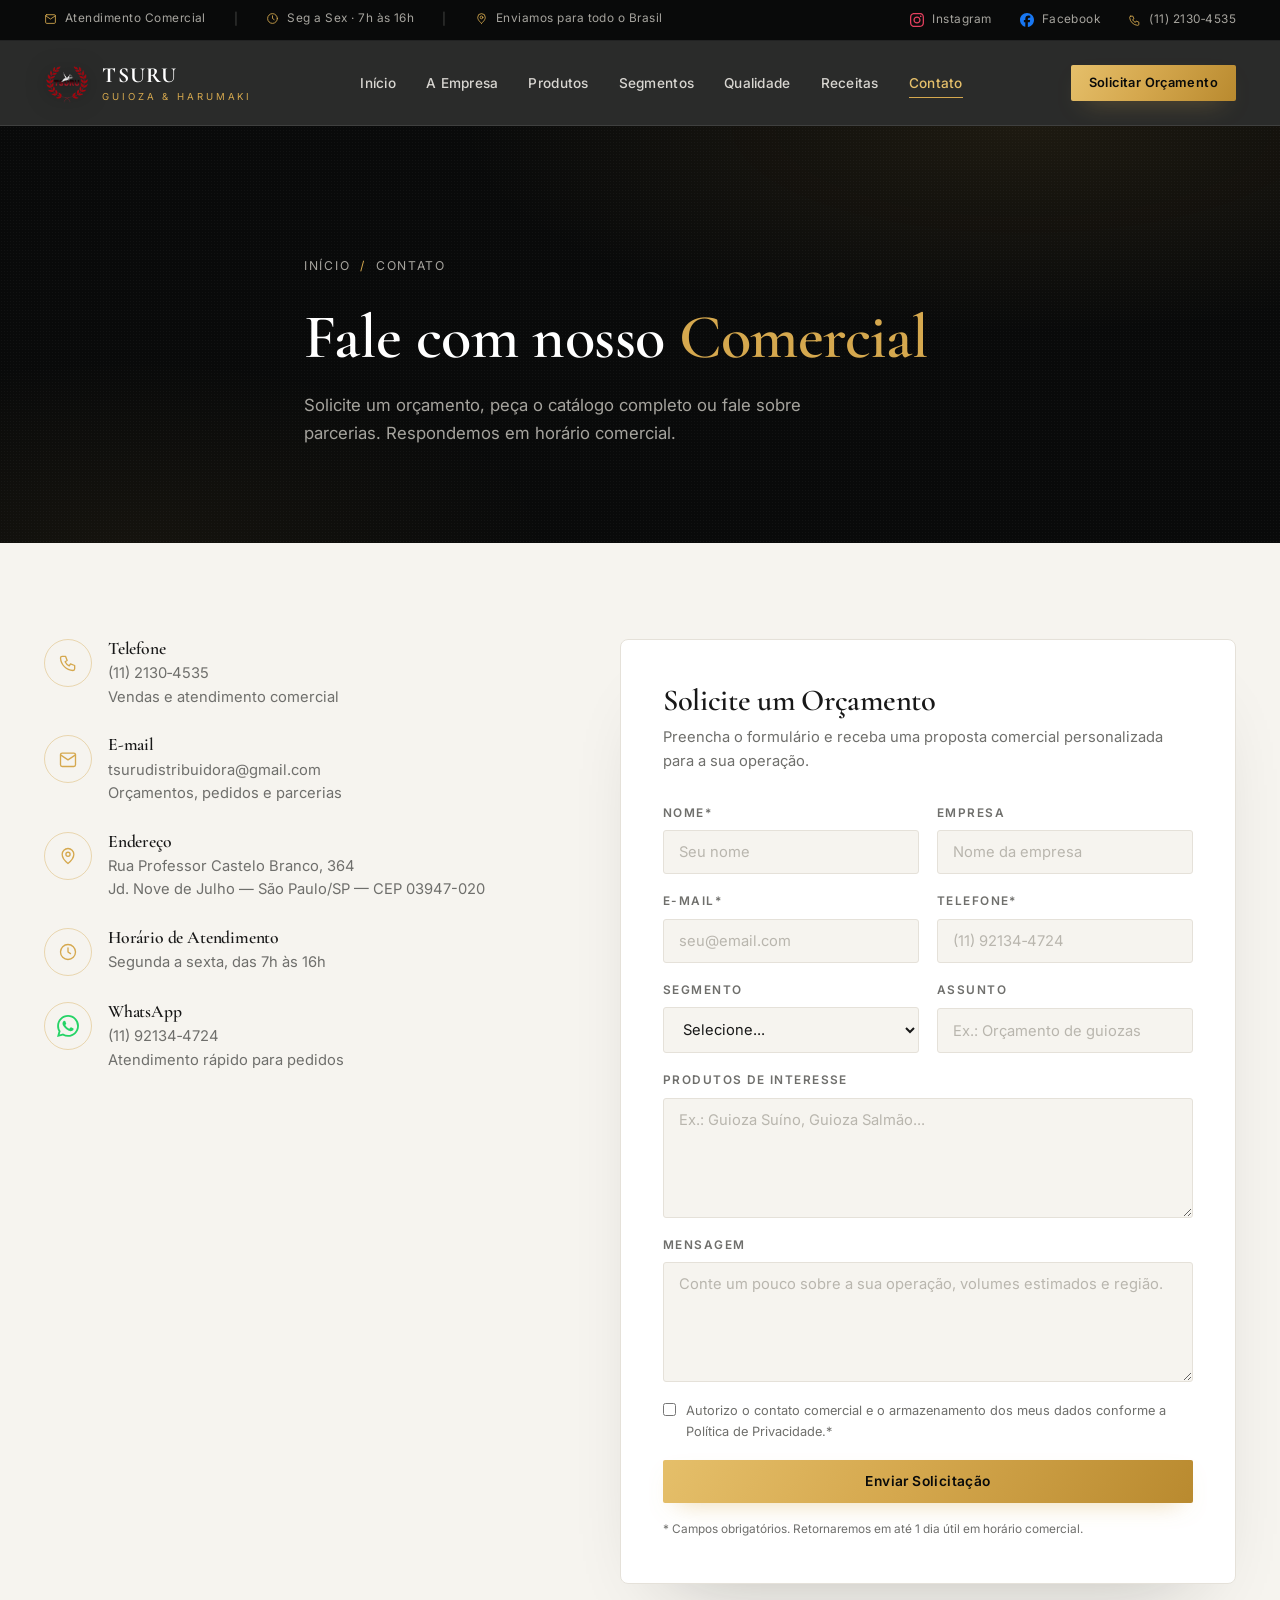
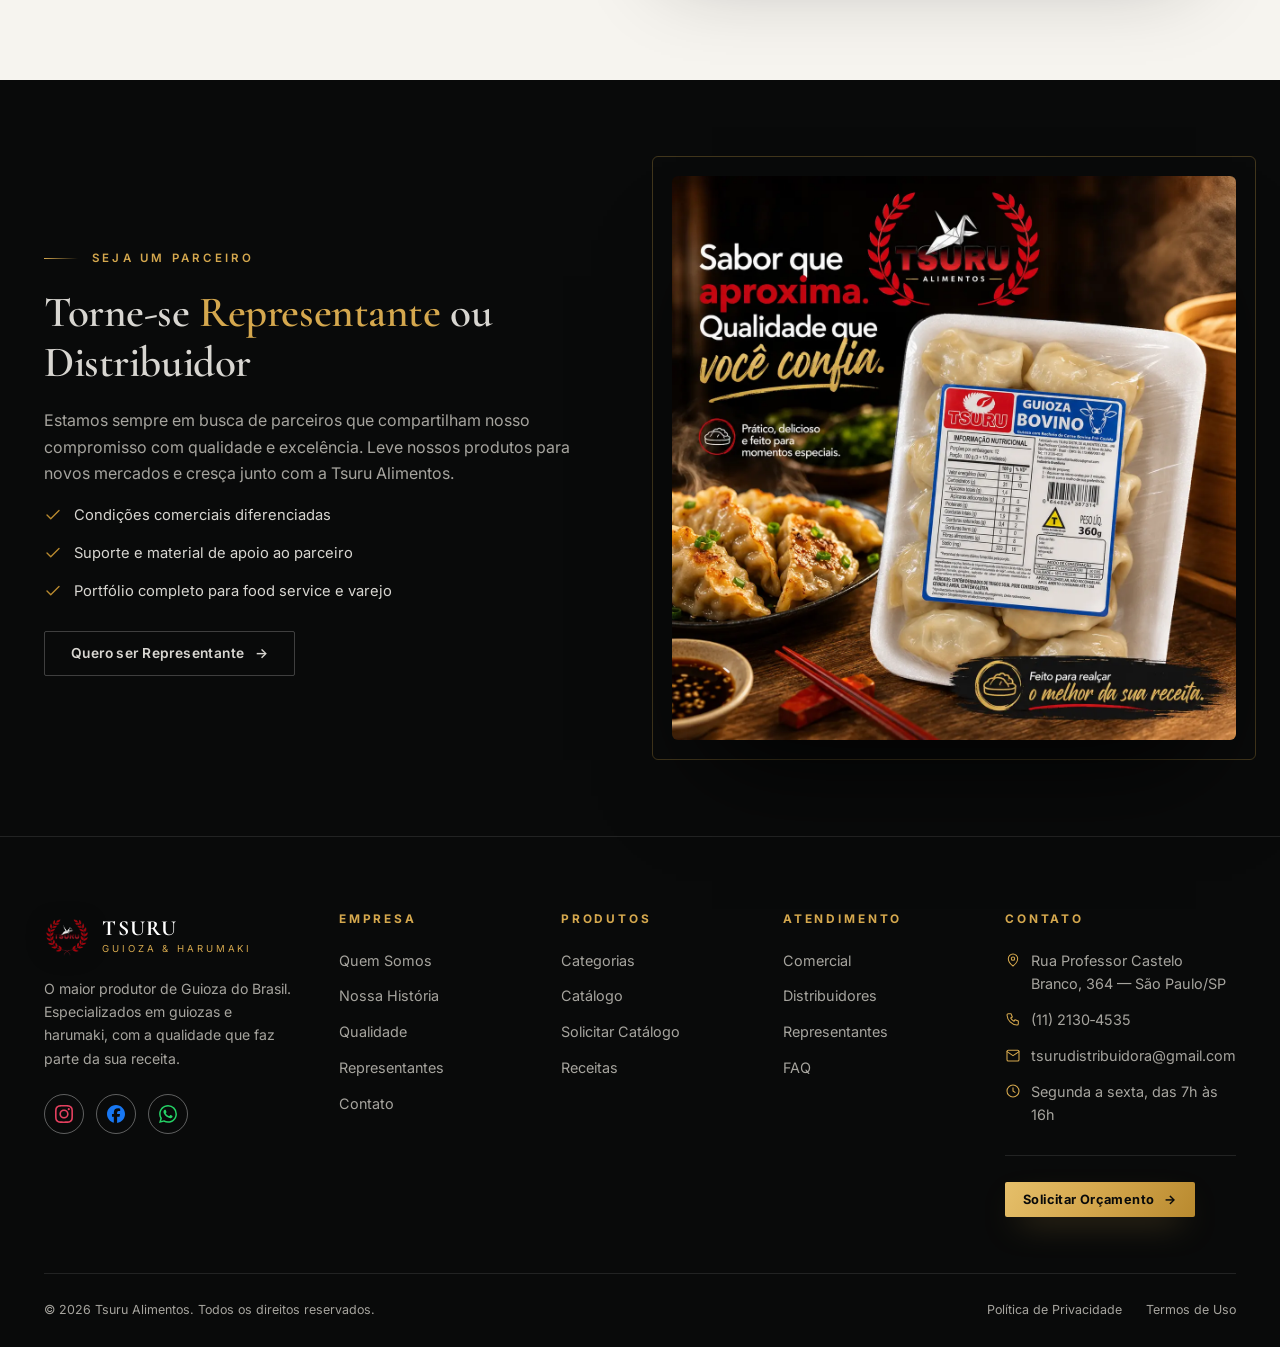
<file: contato.html>
<!DOCTYPE html>
<html lang="pt-BR">
<head>
  <meta charset="UTF-8">
  <meta name="viewport" content="width=device-width, initial-scale=1.0">
  <title>Contato e Orçamento | Tsuru Alimentos</title>
  <meta name="description" content="Fale com o comercial da Tsuru Alimentos. Solicite orçamento, catálogo de produtos ou torne-se representante/distribuidor.">
  <meta name="robots" content="index, follow">
  <link rel="canonical" href="https://www.tsurualimentos.com.br/contato.html">
  <link rel="icon" href="favicon.ico" sizes="any">
  <link rel="icon" type="image/svg+xml" href="favicon.svg">
  <link rel="icon" type="image/png" sizes="32x32" href="favicon-32x32.png">
  <link rel="apple-touch-icon" href="apple-touch-icon.png">

  <meta property="og:type" content="website">
  <meta property="og:title" content="Contato e Orçamento | Tsuru Alimentos">
  <meta property="og:description" content="Solicite orçamento e fale com nosso time comercial.">
  <meta property="og:image" content="img/Tsuru%20Guioza%20Suino.webp">

  <link rel="preconnect" href="https://fonts.googleapis.com">
  <link rel="preconnect" href="https://fonts.gstatic.com" crossorigin>
  <link href="https://fonts.googleapis.com/css2?family=Cormorant+Garamond:ital,wght@0,400;0,500;0,600;0,700;1,500&family=Inter:wght@400;500;600;700&display=swap" rel="stylesheet">

  <link rel="stylesheet" href="css/style.css">
</head>
<body>

  <div class="utility-bar">
    <div class="container utility-bar__inner">
      <ul>
        <li>
          <span class="ub-label">
            <svg viewBox="0 0 24 24" fill="none" stroke-width="1.6" stroke-linecap="round" stroke-linejoin="round" aria-hidden="true"><rect x="3" y="5" width="18" height="16" rx="2"></rect><path d="M3 7l9 6 9-6"></path></svg>
            Atendimento Comercial
          </span>
        </li>
        <li><span class="ub-sep">|</span></li>
        <li>
          <span class="ub-label">
            <svg viewBox="0 0 24 24" fill="none" stroke-width="1.6" stroke-linecap="round" stroke-linejoin="round" aria-hidden="true"><circle cx="12" cy="12" r="9"></circle><path d="M12 7v5l3 2"></path></svg>
            Seg a Sex · 7h às 16h
          </span>
        </li>
        <li><span class="ub-sep">|</span></li>
        <li>
          <span class="ub-label">
            <svg viewBox="0 0 24 24" fill="none" stroke-width="1.6" stroke-linecap="round" stroke-linejoin="round" aria-hidden="true"><path d="M12 21s-7-5.5-7-11a7 7 0 1 1 14 0c0 5.5-7 11-7 11z"></path><circle cx="12" cy="10" r="2.5"></circle></svg>
            Enviamos para todo o Brasil
          </span>
        </li>
      </ul>
      <div class="utility-bar__right">
        <a href="https://www.instagram.com/tsurualimentos/" target="_blank" rel="noopener" aria-label="Instagram da Tsuru Alimentos">
          <img src="img/socials/instagram.svg" alt="" width="18" height="18">
          Instagram
        </a>
        <a href="https://www.facebook.com/tsurualimentosltda/?locale=pt_BR" target="_blank" rel="noopener" aria-label="Facebook da Tsuru Alimentos">
          <img src="img/socials/facebook.svg" alt="" width="18" height="18">
          Facebook
        </a>
        <a href="tel:+551121304535" aria-label="Telefone comercial">
          <svg viewBox="0 0 24 24" fill="none" stroke-width="1.6" stroke-linecap="round" stroke-linejoin="round"><path d="M5 4h4l2 5-2.5 1.5a11 11 0 0 0 5 5L15 13l5 2v4a2 2 0 0 1-2 2A16 16 0 0 1 3 6a2 2 0 0 1 2-2z"></path></svg>
          (11)&nbsp;2130&#8209;4535
        </a>
      </div>
    </div>
  </div>

  <header class="site-header">
    <div class="container header-inner">
      <a class="brand" href="index.html" aria-label="Tsuru Alimentos — Página inicial">
        <img src="img/Logomarca%20tsuru%20transparente.png" alt="Logomarca Tsuru Alimentos">
        <span class="brand__text">
          <strong>TSURU</strong>
          <span>Guioza &amp; Harumaki</span>
        </span>
      </a>

      <nav class="main-nav" aria-label="Navegação principal">
        <ul>
          <li><a href="index.html">Início</a></li>
          <li><a href="empresa.html">A Empresa</a></li>
          <li><a href="produtos.html">Produtos</a></li>
          <li><a href="index.html#segmentos">Segmentos</a></li>
          <li><a href="qualidade.html">Qualidade</a></li>
          <li><a href="index.html#receitas">Receitas</a></li>
          <li><a href="contato.html" class="is-active">Contato</a></li>
        </ul>
      </nav>

      <div class="header-actions">
        <a href="contato.html" class="btn btn--gold btn--sm">Solicitar Orçamento</a>
        <button type="button" class="hamburger" aria-label="Abrir menu" aria-expanded="false" aria-controls="mobile-menu">
          <span></span><span></span><span></span>
        </button>
      </div>
    </div>
  </header>

  <nav class="mobile-menu" id="mobile-menu" aria-label="Menu móvel">
    <div class="mobile-menu__nav">
      <a href="index.html">Início <span class="arrow">→</span></a>
      <a href="empresa.html">A Empresa <span class="arrow">→</span></a>
      <a href="produtos.html">Produtos <span class="arrow">→</span></a>
      <a href="index.html#segmentos">Segmentos <span class="arrow">→</span></a>
      <a href="qualidade.html">Qualidade <span class="arrow">→</span></a>
      <a href="index.html#receitas">Receitas <span class="arrow">→</span></a>
      <a href="contato.html">Contato <span class="arrow">→</span></a>
    </div>
    <div class="mobile-menu__cta">
      <a href="contato.html" class="btn btn--gold" style="width:100%">Solicitar Orçamento</a>
    </div>
    <div class="mobile-menu__meta">
      <span>Segunda a sexta, das 7h às 16h</span>
      <a href="tel:+551121304535">(11)&nbsp;2130&#8209;4535</a>
      <a href="mailto:tsurudistribuidora@gmail.com">tsurudistribuidora@gmail.com</a>
    </div>
  </nav>

  <main>
    <section class="page-hero">
      <div class="container page-hero__inner">
        <nav class="breadcrumb" aria-label="Trilha de navegação">
          <a href="index.html">Início</a>
          <span class="sep">/</span>
          <span>Contato</span>
        </nav>
        <h1>Fale com nosso <em>Comercial</em></h1>
        <p>Solicite um orçamento, peça o catálogo completo ou fale sobre parcerias. Respondemos em horário comercial.</p>
      </div>
    </section>

    <section class="section section--light" aria-label="Contato e orçamento">
      <div class="container">
        <div class="contact__grid">
          <div class="contact__info" data-reveal="left">
            <div class="contact-item">
              <span class="contact-item__icon">
                <svg viewBox="0 0 24 24" fill="none" stroke-width="1.6" stroke-linecap="round" stroke-linejoin="round" aria-hidden="true"><path d="M5 4h4l2 5-2.5 1.5a11 11 0 0 0 5 5L15 13l5 2v4a2 2 0 0 1-2 2A16 16 0 0 1 3 6a2 2 0 0 1 2-2z"></path></svg>
              </span>
              <div>
                <h3>Telefone</h3>
                <p><a href="tel:+551121304535">(11)&nbsp;2130&#8209;4535</a></p>
                <p>Vendas e atendimento comercial</p>
              </div>
            </div>

            <div class="contact-item">
              <span class="contact-item__icon">
                <svg viewBox="0 0 24 24" fill="none" stroke-width="1.6" stroke-linecap="round" stroke-linejoin="round" aria-hidden="true"><rect x="3" y="5" width="18" height="16" rx="2"></rect><path d="M3 7l9 6 9-6"></path></svg>
              </span>
              <div>
                <h3>E-mail</h3>
                <p><a href="mailto:tsurudistribuidora@gmail.com">tsurudistribuidora@gmail.com</a></p>
                <p>Orçamentos, pedidos e parcerias</p>
              </div>
            </div>

            <div class="contact-item">
              <span class="contact-item__icon">
                <svg viewBox="0 0 24 24" fill="none" stroke-width="1.6" stroke-linecap="round" stroke-linejoin="round" aria-hidden="true"><path d="M12 21s-7-5.5-7-11a7 7 0 1 1 14 0c0 5.5-7 11-7 11z"></path><circle cx="12" cy="10" r="2.5"></circle></svg>
              </span>
              <div>
                <h3>Endereço</h3>
                <p>Rua Professor Castelo Branco, 364<br>Jd. Nove de Julho — São Paulo/SP — CEP 03947-020</p>
              </div>
            </div>

            <div class="contact-item">
              <span class="contact-item__icon">
                <svg viewBox="0 0 24 24" fill="none" stroke-width="1.6" stroke-linecap="round" stroke-linejoin="round" aria-hidden="true"><circle cx="12" cy="12" r="9"></circle><path d="M12 7v5l3 2"></path></svg>
              </span>
              <div>
                <h3>Horário de Atendimento</h3>
                <p>Segunda a sexta, das 7h às 16h</p>
              </div>
            </div>

            <div class="contact-item">
              <span class="contact-item__icon">
                <img src="img/socials/whatsapp.svg" alt="" width="18" height="18">
              </span>
              <div>
                <h3>WhatsApp</h3>
                <p><a href="https://wa.me/5511921344724" target="_blank" rel="noopener">(11)&nbsp;92134&#8209;4724</a></p>
                <p>Atendimento rápido para pedidos</p>
              </div>
            </div>
          </div>

          <div class="contact__form-card" data-reveal="right">
            <h2>Solicite um Orçamento</h2>
            <p>Preencha o formulário e receba uma proposta comercial personalizada para a sua operação.</p>
            <form class="contact__form" data-form novalidate action="https://formsubmit.co/ajax/tsurudistribuidora@gmail.com" method="POST">
              <input type="hidden" name="_subject" value="Nova solicitação de orçamento — Site Tsuru Alimentos">
              <input type="hidden" name="_template" value="table">
              <input type="hidden" name="_captcha" value="false">
              <div class="row">
                <div class="field">
                  <label for="ct-nome">Nome*</label>
                  <input id="ct-nome" name="nome" type="text" placeholder="Seu nome" data-required>
                </div>
                <div class="field">
                  <label for="ct-empresa">Empresa</label>
                  <input id="ct-empresa" name="empresa" type="text" placeholder="Nome da empresa">
                </div>
              </div>
              <div class="row">
                <div class="field">
                  <label for="ct-email">E-mail*</label>
                  <input id="ct-email" name="email" type="email" placeholder="seu@email.com" data-required>
                </div>
                <div class="field">
                  <label for="ct-telefone">Telefone*</label>
                  <input id="ct-telefone" name="telefone" type="tel" placeholder="(11)&nbsp;92134&#8209;4724" data-required>
                </div>
              </div>
              <div class="row">
                <div class="field">
                  <label for="ct-segmento">Segmento</label>
                  <select id="ct-segmento" name="segmento">
                    <option value="">Selecione...</option>
                    <option value="restaurante">Restaurante</option>
                    <option value="sushibar">Sushibar / Temakaria</option>
                    <option value="distribuidor">Distribuidor</option>
                    <option value="supermercado">Supermercado</option>
                    <option value="food-service">Food Service</option>
                    <option value="representante">Representante Comercial</option>
                    <option value="outro">Outro</option>
                  </select>
                </div>
                <div class="field">
                  <label for="assunto">Assunto</label>
                  <input id="assunto" name="assunto" type="text" placeholder="Ex.: Orçamento de guiozas">
                </div>
              </div>
              <div class="field">
                <label for="ct-produtos">Produtos de interesse</label>
                <textarea id="ct-produtos" name="produtos" placeholder="Ex.: Guioza Suíno, Guioza Salmão..."></textarea>
              </div>
              <div class="field">
                <label for="ct-mensagem">Mensagem</label>
                <textarea id="ct-mensagem" name="mensagem" placeholder="Conte um pouco sobre a sua operação, volumes estimados e região."></textarea>
              </div>
              <label class="checkbox-field">
                <input type="checkbox" name="lgpd" data-required>
                <span>Autorizo o contato comercial e o armazenamento dos meus dados conforme a Política de Privacidade.*</span>
              </label>
              <button type="submit" class="btn btn--gold">Enviar Solicitação</button>
              <p class="form-note">* Campos obrigatórios. Retornaremos em até 1 dia útil em horário comercial.</p>
            </form>
            <div class="form-success">
              <svg viewBox="0 0 24 24" fill="none" stroke-width="1.6" stroke-linecap="round" stroke-linejoin="round" aria-hidden="true"><circle cx="12" cy="12" r="9"></circle><path d="M8 12.5l2.5 2.5L16 9.5"></path></svg>
              <h3>Solicitação enviada!</h3>
              <p>Obrigado pelo contato. Nossa equipe comercial responderá em até 1 dia útil.</p>
              <a href="produtos.html" class="btn btn--outline-dark">Conhecer Produtos <span class="arrow">→</span></a>
            </div>
          </div>
        </div>
      </div>
    </section>

    <section class="section section--dark" id="representante" aria-label="Seja um representante ou distribuidor">
      <div class="container">
        <div class="dual-grid dual-grid--reversed">
          <div class="dual-grid__media" data-reveal="right">
            <div class="frame">
              <img src="img/Tsuru%20Guioza%20Bovino.webp" alt="Parcerias Tsuru Alimentos — representantes e distribuidores" loading="lazy">
            </div>
          </div>
          <div class="text-block" data-reveal="left">
            <span class="eyebrow">Seja um parceiro</span>
            <h2>Torne-se <em>Representante</em> ou Distribuidor</h2>
            <p>Estamos sempre em busca de parceiros que compartilham nosso compromisso com qualidade e excelência. Leve nossos produtos para novos mercados e cresça junto com a Tsuru Alimentos.</p>
            <ul class="representatives__points" style="margin-bottom: 28px;">
              <li>
                <svg viewBox="0 0 24 24" fill="none" stroke-width="1.8" stroke-linecap="round" stroke-linejoin="round" aria-hidden="true"><path d="M20 6L9 17l-5-5"></path></svg>
                Condições comerciais diferenciadas
              </li>
              <li>
                <svg viewBox="0 0 24 24" fill="none" stroke-width="1.8" stroke-linecap="round" stroke-linejoin="round" aria-hidden="true"><path d="M20 6L9 17l-5-5"></path></svg>
                Suporte e material de apoio ao parceiro
              </li>
              <li>
                <svg viewBox="0 0 24 24" fill="none" stroke-width="1.8" stroke-linecap="round" stroke-linejoin="round" aria-hidden="true"><path d="M20 6L9 17l-5-5"></path></svg>
                Portfólio completo para food service e varejo
              </li>
            </ul>
            <a href="index.html#representantes" class="btn btn--ghost">Quero ser Representante <span class="arrow">→</span></a>
          </div>
        </div>
      </div>
    </section>
  </main>

  <footer class="site-footer">
    <div class="container">
      <div class="footer__top">
        <div class="footer__brand">
          <a class="brand" href="index.html" aria-label="Tsuru Alimentos — Página inicial">
            <img src="img/Logomarca%20tsuru%20transparente.png" alt="Logomarca Tsuru Alimentos">
            <span class="brand__text">
              <strong>TSURU</strong>
              <span>Guioza &amp; Harumaki</span>
            </span>
          </a>
          <p>O maior produtor de Guioza do Brasil. Especializados em guiozas e harumaki, com a qualidade que faz parte da sua receita.</p>
          <div class="footer__socials">
            <a href="https://www.instagram.com/tsurualimentos/" target="_blank" rel="noopener" aria-label="Instagram">
              <img src="img/socials/instagram.svg" alt="" width="18" height="18">
            </a>
            <a href="https://www.facebook.com/tsurualimentosltda/?locale=pt_BR" target="_blank" rel="noopener" aria-label="Facebook">
              <img src="img/socials/facebook.svg" alt="" width="18" height="18">
            </a>
            <a href="https://wa.me/5511921344724" target="_blank" rel="noopener" aria-label="WhatsApp">
              <img src="img/socials/whatsapp.svg" alt="" width="18" height="18">
            </a>
          </div>
        </div>

        <div class="footer__col">
          <h4>Empresa</h4>
          <ul>
            <li><a href="empresa.html">Quem Somos</a></li>
            <li><a href="empresa.html#historia">Nossa História</a></li>
            <li><a href="qualidade.html">Qualidade</a></li>
            <li><a href="index.html#representantes">Representantes</a></li>
            <li><a href="contato.html">Contato</a></li>
          </ul>
        </div>

        <div class="footer__col">
          <h4>Produtos</h4>
          <ul>
            <li><a href="produtos.html">Categorias</a></li>
            <li><a href="produtos.html#catalogo">Catálogo</a></li>
            <li><a href="contato.html">Solicitar Catálogo</a></li>
            <li><a href="index.html#receitas">Receitas</a></li>
          </ul>
        </div>

        <div class="footer__col">
          <h4>Atendimento</h4>
          <ul>
            <li><a href="contato.html">Comercial</a></li>
            <li><a href="contato.html">Distribuidores</a></li>
            <li><a href="index.html#representantes">Representantes</a></li>
            <li><a href="contato.html">FAQ</a></li>
          </ul>
        </div>

        <div class="footer__col footer__col--contact">
          <h4>Contato</h4>
          <ul>
            <li>
              <svg viewBox="0 0 24 24" fill="none" stroke-width="1.6" stroke-linecap="round" stroke-linejoin="round" aria-hidden="true"><path d="M12 21s-7-5.5-7-11a7 7 0 1 1 14 0c0 5.5-7 11-7 11z"></path><circle cx="12" cy="10" r="2.5"></circle></svg>
              Rua Professor Castelo Branco, 364 — São Paulo/SP
            </li>
            <li>
              <svg viewBox="0 0 24 24" fill="none" stroke-width="1.6" stroke-linecap="round" stroke-linejoin="round" aria-hidden="true"><path d="M5 4h4l2 5-2.5 1.5a11 11 0 0 0 5 5L15 13l5 2v4a2 2 0 0 1-2 2A16 16 0 0 1 3 6a2 2 0 0 1 2-2z"></path></svg>
              <a href="tel:+551121304535">(11)&nbsp;2130&#8209;4535</a>
            </li>
            <li>
              <svg viewBox="0 0 24 24" fill="none" stroke-width="1.6" stroke-linecap="round" stroke-linejoin="round" aria-hidden="true"><rect x="3" y="5" width="18" height="16" rx="2"></rect><path d="M3 7l9 6 9-6"></path></svg>
              <a href="mailto:tsurudistribuidora@gmail.com">tsurudistribuidora@gmail.com</a>
            </li>
            <li>
              <svg viewBox="0 0 24 24" fill="none" stroke-width="1.6" stroke-linecap="round" stroke-linejoin="round" aria-hidden="true"><circle cx="12" cy="12" r="9"></circle><path d="M12 7v5l3 2"></path></svg>
              Segunda a sexta, das 7h às 16h
            </li>
          </ul>
          <div class="footer__cta">
            <a href="contato.html" class="btn btn--gold btn--sm">Solicitar Orçamento <span class="arrow">→</span></a>
          </div>
        </div>
      </div>

      <div class="footer__bottom">
        <p>© <span data-year>2026</span> Tsuru Alimentos. Todos os direitos reservados.</p>
        <nav aria-label="Links legais">
          <a href="contato.html">Política de Privacidade</a>
          <a href="contato.html">Termos de Uso</a>
        </nav>
      </div>
    </div>
  </footer>

  <script src="js/data.js"></script>
  <script src="js/main.js"></script>
</body>
</html>
</file>
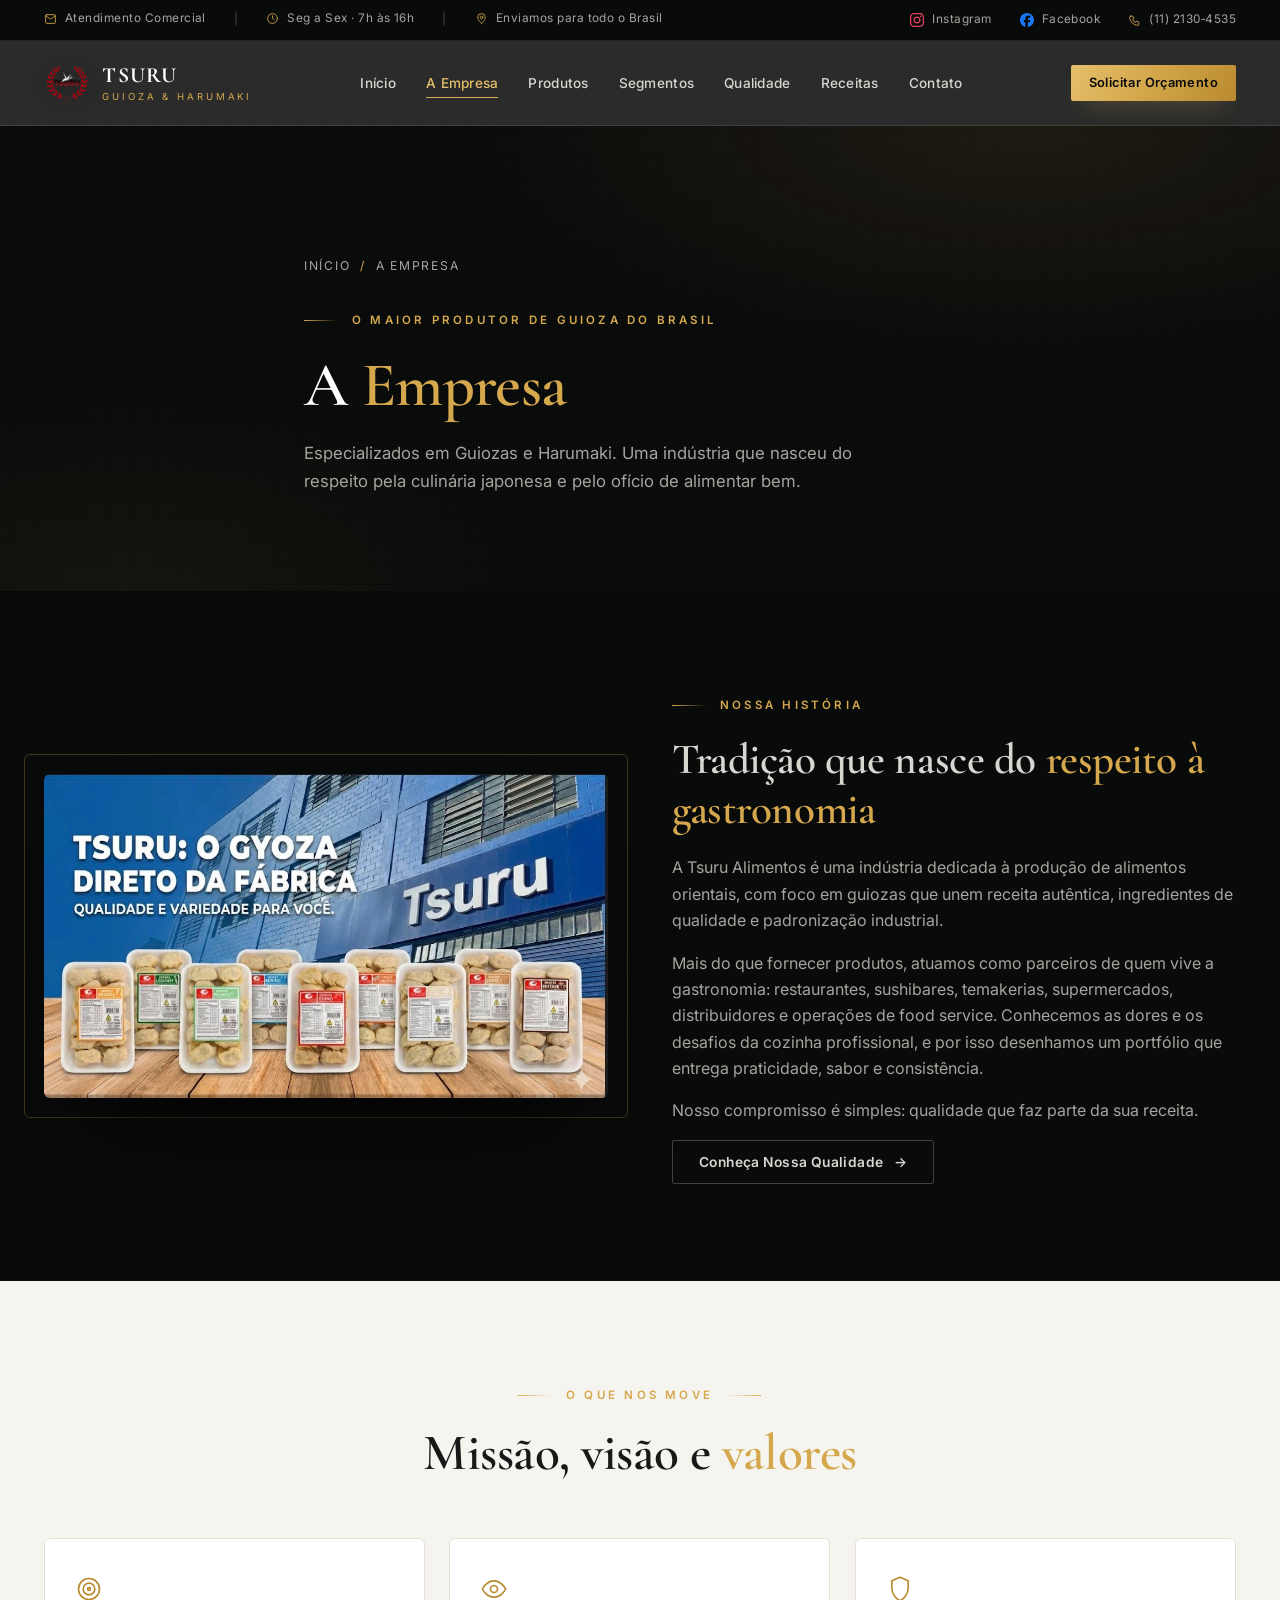
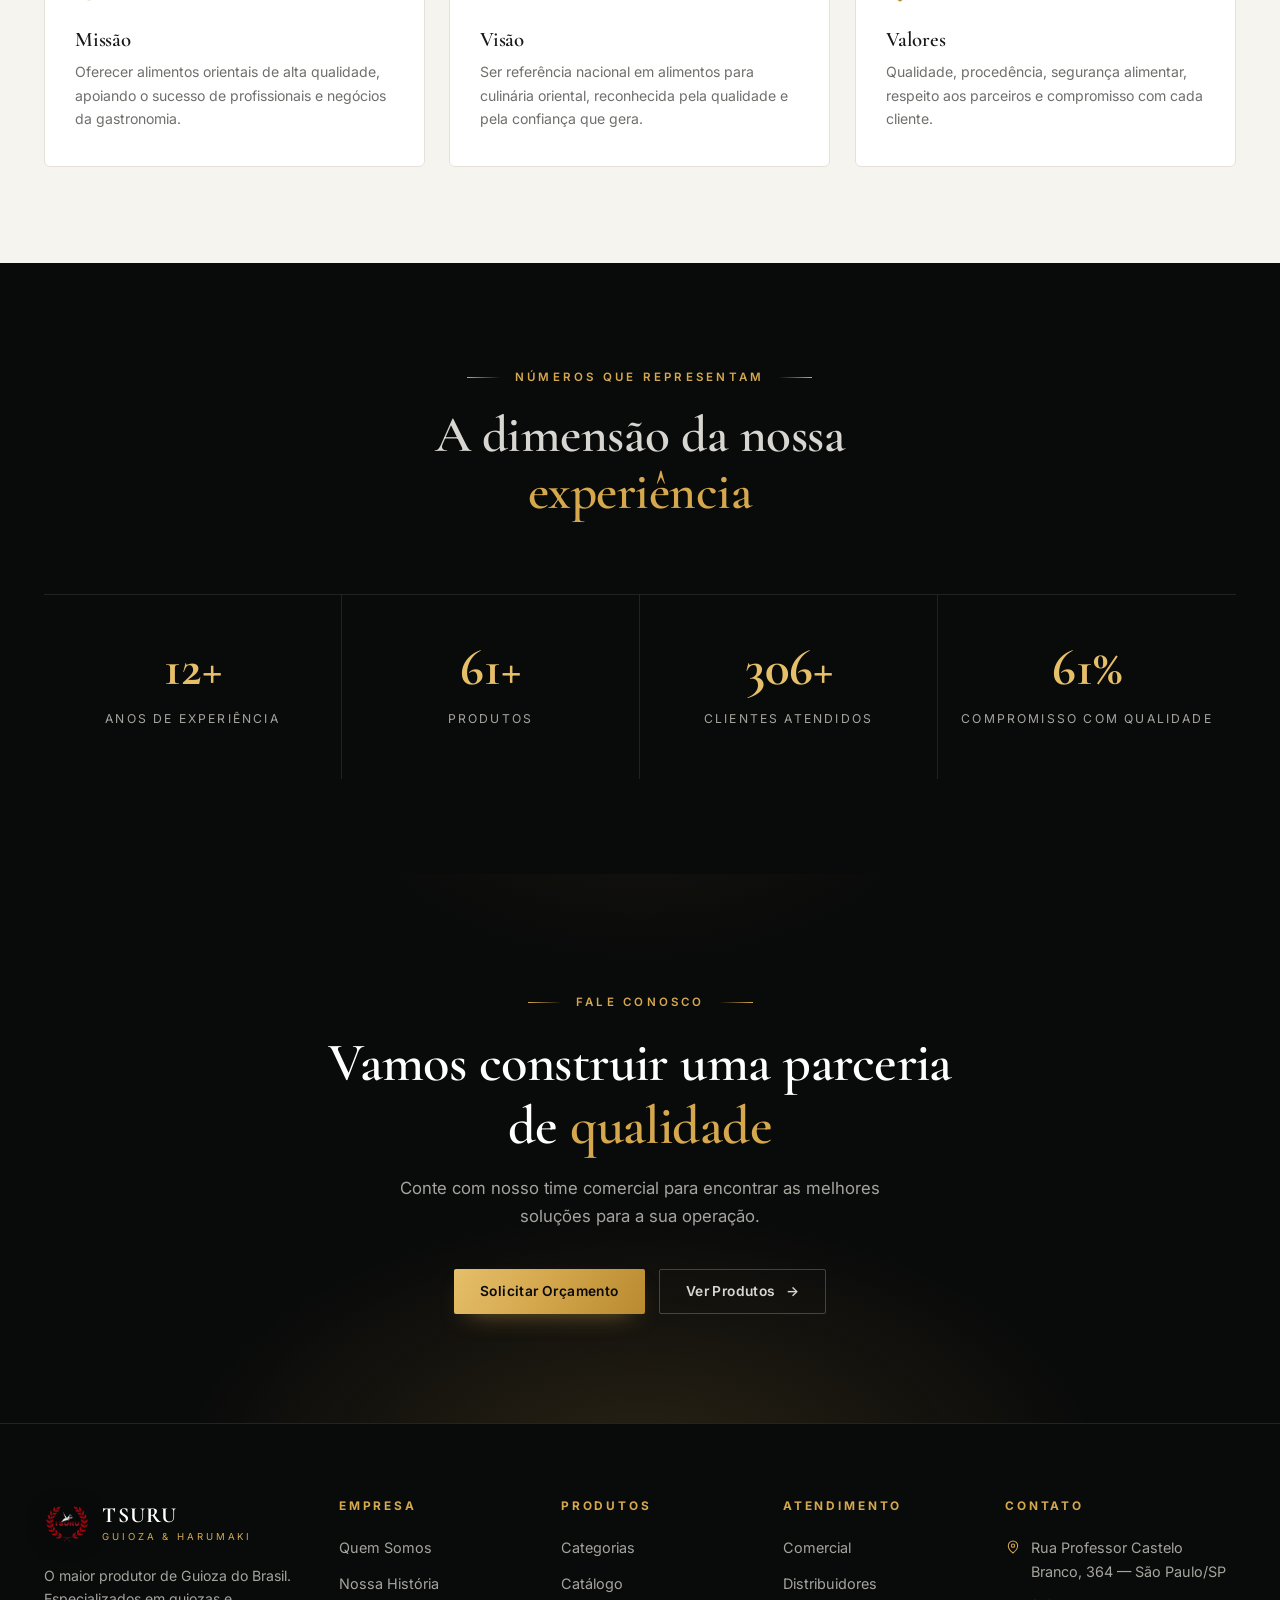
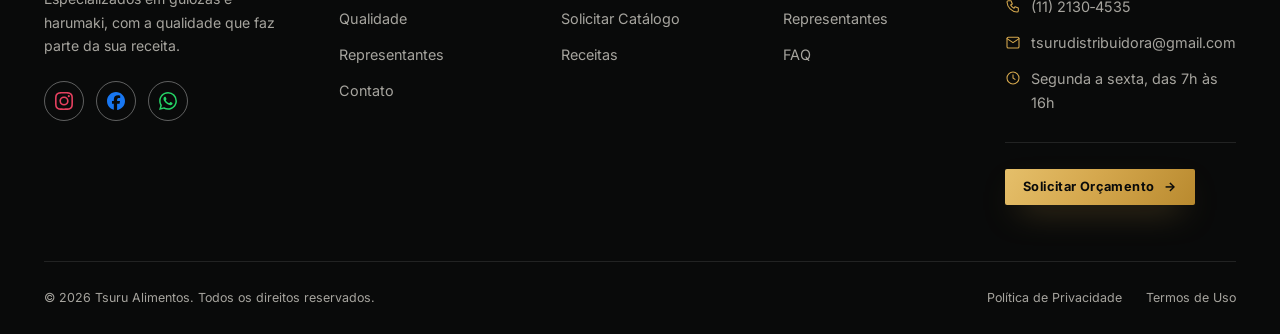
<file: empresa.html>
<!DOCTYPE html>
<html lang="pt-BR">
<head>
  <meta charset="UTF-8">
  <meta name="viewport" content="width=device-width, initial-scale=1.0">
  <title>A Empresa — Nossa História | Tsuru Alimentos</title>
  <meta name="description" content="Conheça a Tsuru Alimentos: indústria de alimentos para culinária japonesa com experiência, compromisso com qualidade e relacionamento comercial próximo.">
  <meta name="robots" content="index, follow">
  <link rel="canonical" href="https://www.tsurualimentos.com.br/empresa.html">
  <link rel="icon" href="favicon.ico" sizes="any">
  <link rel="icon" type="image/svg+xml" href="favicon.svg">
  <link rel="icon" type="image/png" sizes="32x32" href="favicon-32x32.png">
  <link rel="apple-touch-icon" href="apple-touch-icon.png">

  <meta property="og:type" content="website">
  <meta property="og:title" content="A Empresa — Nossa História | Tsuru Alimentos">
  <meta property="og:description" content="Indústria de alimentos para culinária japonesa. Tradição, qualidade e confiança em cada produto.">
  <meta property="og:image" content="img/Logomarca%20tsuru%20transparente.png">

  <link rel="preconnect" href="https://fonts.googleapis.com">
  <link rel="preconnect" href="https://fonts.gstatic.com" crossorigin>
  <link href="https://fonts.googleapis.com/css2?family=Cormorant+Garamond:ital,wght@0,400;0,500;0,600;0,700;1,500&family=Inter:wght@400;500;600;700&display=swap" rel="stylesheet">

  <link rel="stylesheet" href="css/style.css">
</head>
<body>

  <div class="utility-bar">
    <div class="container utility-bar__inner">
      <ul>
        <li>
          <span class="ub-label">
            <svg viewBox="0 0 24 24" fill="none" stroke-width="1.6" stroke-linecap="round" stroke-linejoin="round" aria-hidden="true"><rect x="3" y="5" width="18" height="16" rx="2"></rect><path d="M3 7l9 6 9-6"></path></svg>
            Atendimento Comercial
          </span>
        </li>
        <li><span class="ub-sep">|</span></li>
        <li>
          <span class="ub-label">
            <svg viewBox="0 0 24 24" fill="none" stroke-width="1.6" stroke-linecap="round" stroke-linejoin="round" aria-hidden="true"><circle cx="12" cy="12" r="9"></circle><path d="M12 7v5l3 2"></path></svg>
            Seg a Sex · 7h às 16h
          </span>
        </li>
        <li><span class="ub-sep">|</span></li>
        <li>
          <span class="ub-label">
            <svg viewBox="0 0 24 24" fill="none" stroke-width="1.6" stroke-linecap="round" stroke-linejoin="round" aria-hidden="true"><path d="M12 21s-7-5.5-7-11a7 7 0 1 1 14 0c0 5.5-7 11-7 11z"></path><circle cx="12" cy="10" r="2.5"></circle></svg>
            Enviamos para todo o Brasil
          </span>
        </li>
      </ul>
      <div class="utility-bar__right">
        <a href="https://www.instagram.com/tsurualimentos/" target="_blank" rel="noopener" aria-label="Instagram da Tsuru Alimentos">
          <img src="img/socials/instagram.svg" alt="" width="18" height="18">
          Instagram
        </a>
        <a href="https://www.facebook.com/tsurualimentosltda/?locale=pt_BR" target="_blank" rel="noopener" aria-label="Facebook da Tsuru Alimentos">
          <img src="img/socials/facebook.svg" alt="" width="18" height="18">
          Facebook
        </a>
        <a href="tel:+551121304535" aria-label="Telefone comercial">
          <svg viewBox="0 0 24 24" fill="none" stroke-width="1.6" stroke-linecap="round" stroke-linejoin="round"><path d="M5 4h4l2 5-2.5 1.5a11 11 0 0 0 5 5L15 13l5 2v4a2 2 0 0 1-2 2A16 16 0 0 1 3 6a2 2 0 0 1 2-2z"></path></svg>
          (11)&nbsp;2130&#8209;4535
        </a>
      </div>
    </div>
  </div>

  <header class="site-header">
    <div class="container header-inner">
      <a class="brand" href="index.html" aria-label="Tsuru Alimentos — Página inicial">
        <img src="img/Logomarca%20tsuru%20transparente.png" alt="Logomarca Tsuru Alimentos">
        <span class="brand__text">
          <strong>TSURU</strong>
          <span>Guioza &amp; Harumaki</span>
        </span>
      </a>

      <nav class="main-nav" aria-label="Navegação principal">
        <ul>
          <li><a href="index.html">Início</a></li>
          <li><a href="empresa.html" class="is-active">A Empresa</a></li>
          <li><a href="produtos.html">Produtos</a></li>
          <li><a href="index.html#segmentos">Segmentos</a></li>
          <li><a href="qualidade.html">Qualidade</a></li>
          <li><a href="index.html#receitas">Receitas</a></li>
          <li><a href="contato.html">Contato</a></li>
        </ul>
      </nav>

      <div class="header-actions">
        <a href="contato.html" class="btn btn--gold btn--sm">Solicitar Orçamento</a>
        <button type="button" class="hamburger" aria-label="Abrir menu" aria-expanded="false" aria-controls="mobile-menu">
          <span></span><span></span><span></span>
        </button>
      </div>
    </div>
  </header>

  <nav class="mobile-menu" id="mobile-menu" aria-label="Menu móvel">
    <div class="mobile-menu__nav">
      <a href="index.html">Início <span class="arrow">→</span></a>
      <a href="empresa.html">A Empresa <span class="arrow">→</span></a>
      <a href="produtos.html">Produtos <span class="arrow">→</span></a>
      <a href="index.html#segmentos">Segmentos <span class="arrow">→</span></a>
      <a href="qualidade.html">Qualidade <span class="arrow">→</span></a>
      <a href="index.html#receitas">Receitas <span class="arrow">→</span></a>
      <a href="contato.html">Contato <span class="arrow">→</span></a>
    </div>
    <div class="mobile-menu__cta">
      <a href="contato.html" class="btn btn--gold" style="width:100%">Solicitar Orçamento</a>
    </div>
    <div class="mobile-menu__meta">
      <span>Segunda a sexta, das 7h às 16h</span>
      <a href="tel:+551121304535">(11)&nbsp;2130&#8209;4535</a>
      <a href="mailto:tsurudistribuidora@gmail.com">tsurudistribuidora@gmail.com</a>
    </div>
  </nav>

  <main>
    <section class="page-hero">
      <div class="container page-hero__inner">
        <nav class="breadcrumb" aria-label="Trilha de navegação">
          <a href="index.html">Início</a>
          <span class="sep">/</span>
          <span>A Empresa</span>
        </nav>
        <span class="eyebrow" data-reveal>O maior produtor de Guioza do Brasil</span>
        <h1>A <em>Empresa</em></h1>
        <p>Especializados em Guiozas e Harumaki. Uma indústria que nasceu do respeito pela culinária japonesa e pelo ofício de alimentar bem.</p>
      </div>
    </section>

    <section class="section section--dark" id="historia" aria-label="Nossa história">
      <div class="container">
        <div class="dual-grid">
          <div class="dual-grid__media dual-grid__media--wide" data-reveal="left">
            <div class="frame">
              <img src="img/Quem%20Somos.webp" alt="Produção de guioza Tsuru Alimentos — quem somos" loading="lazy">
            </div>
          </div>
          <div class="text-block" data-reveal="right">
            <span class="eyebrow">Nossa História</span>
            <h2>Tradição que nasce do <em>respeito à gastronomia</em></h2>
            <p>A Tsuru Alimentos é uma indústria dedicada à produção de alimentos orientais, com foco em guiozas que unem receita autêntica, ingredientes de qualidade e padronização industrial.</p>
            <p>Mais do que fornecer produtos, atuamos como parceiros de quem vive a gastronomia: restaurantes, sushibares, temakerias, supermercados, distribuidores e operações de food service. Conhecemos as dores e os desafios da cozinha profissional, e por isso desenhamos um portfólio que entrega praticidade, sabor e consistência.</p>
            <p>Nosso compromisso é simples: qualidade que faz parte da sua receita.</p>
            <a href="qualidade.html" class="btn btn--ghost">Conheça Nossa Qualidade <span class="arrow">→</span></a>
          </div>
        </div>
      </div>
    </section>

    <section class="section section--light" aria-label="Missão, visão e valores">
      <div class="container">
        <div class="section-head section-head--center">
          <span class="eyebrow eyebrow--center" data-reveal>O que nos move</span>
          <h2 data-reveal>Missão, visão e <em>valores</em></h2>
        </div>
        <div class="pillars">
          <div class="pillar" data-reveal>
            <svg viewBox="0 0 24 24" fill="none" stroke-width="1.4" stroke-linecap="round" stroke-linejoin="round" aria-hidden="true"><circle cx="12" cy="12" r="9"></circle><circle cx="12" cy="12" r="5"></circle><circle cx="12" cy="12" r="1.2"></circle></svg>
            <h3>Missão</h3>
            <p>Oferecer alimentos orientais de alta qualidade, apoiando o sucesso de profissionais e negócios da gastronomia.</p>
          </div>
          <div class="pillar" data-reveal style="transition-delay:.1s">
            <svg viewBox="0 0 24 24" fill="none" stroke-width="1.4" stroke-linecap="round" stroke-linejoin="round" aria-hidden="true"><path d="M2 12s3.5-7 10-7 10 7 10 7-3.5 7-10 7-10-7-10-7z"></path><circle cx="12" cy="12" r="3"></circle></svg>
            <h3>Visão</h3>
            <p>Ser referência nacional em alimentos para culinária oriental, reconhecida pela qualidade e pela confiança que gera.</p>
          </div>
          <div class="pillar" data-reveal style="transition-delay:.2s">
            <svg viewBox="0 0 24 24" fill="none" stroke-width="1.4" stroke-linecap="round" stroke-linejoin="round" aria-hidden="true"><path d="M12 2l7 3v6c0 5-3.2 9.3-7 11-3.8-1.7-7-6-7-11V5z"></path></svg>
            <h3>Valores</h3>
            <p>Qualidade, procedência, segurança alimentar, respeito aos parceiros e compromisso com cada cliente.</p>
          </div>
        </div>
      </div>
    </section>

    <section class="section section--dark" aria-label="Números da empresa">
      <div class="container">
        <div class="section-head section-head--center">
          <span class="eyebrow eyebrow--center" data-reveal>Números que representam</span>
          <h2 data-reveal>A dimensão da nossa <em>experiência</em></h2>
        </div>
        <div class="metrics" data-reveal>
          <div class="metric">
            <span class="metric__num"><span data-counter="20" data-suffix="+">0+</span></span>
            <span class="metric__label">Anos de Experiência</span>
          </div>
          <div class="metric">
            <span class="metric__num"><span data-counter="100" data-suffix="+">0+</span></span>
            <span class="metric__label">Produtos</span>
          </div>
          <div class="metric">
            <span class="metric__num"><span data-counter="500" data-suffix="+">0+</span></span>
            <span class="metric__label">Clientes Atendidos</span>
          </div>
          <div class="metric">
            <span class="metric__num"><span data-counter="100" data-suffix="%">0%</span></span>
            <span class="metric__label">Compromisso com Qualidade</span>
          </div>
        </div>
      </div>
    </section>

    <section class="cta-banner" aria-label="Fale com a nossa equipe">
      <div class="container cta-banner__inner">
        <span class="eyebrow eyebrow--center" data-reveal>Fale conosco</span>
        <h2 data-reveal>Vamos construir uma parceria de <em>qualidade</em></h2>
        <p data-reveal>Conte com nosso time comercial para encontrar as melhores soluções para a sua operação.</p>
        <div class="cta-banner__actions" data-reveal>
          <a href="contato.html" class="btn btn--gold">Solicitar Orçamento</a>
          <a href="produtos.html" class="btn btn--ghost">Ver Produtos <span class="arrow">→</span></a>
        </div>
      </div>
    </section>
  </main>

  <footer class="site-footer">
    <div class="container">
      <div class="footer__top">
        <div class="footer__brand">
          <a class="brand" href="index.html" aria-label="Tsuru Alimentos — Página inicial">
            <img src="img/Logomarca%20tsuru%20transparente.png" alt="Logomarca Tsuru Alimentos">
            <span class="brand__text">
              <strong>TSURU</strong>
              <span>Guioza &amp; Harumaki</span>
            </span>
          </a>
          <p>O maior produtor de Guioza do Brasil. Especializados em guiozas e harumaki, com a qualidade que faz parte da sua receita.</p>
          <div class="footer__socials">
            <a href="https://www.instagram.com/tsurualimentos/" target="_blank" rel="noopener" aria-label="Instagram">
              <img src="img/socials/instagram.svg" alt="" width="18" height="18">
            </a>
            <a href="https://www.facebook.com/tsurualimentosltda/?locale=pt_BR" target="_blank" rel="noopener" aria-label="Facebook">
              <img src="img/socials/facebook.svg" alt="" width="18" height="18">
            </a>
            <a href="https://wa.me/5511921344724" target="_blank" rel="noopener" aria-label="WhatsApp">
              <img src="img/socials/whatsapp.svg" alt="" width="18" height="18">
            </a>
          </div>
        </div>

        <div class="footer__col">
          <h4>Empresa</h4>
          <ul>
            <li><a href="empresa.html">Quem Somos</a></li>
            <li><a href="empresa.html#historia">Nossa História</a></li>
            <li><a href="qualidade.html">Qualidade</a></li>
            <li><a href="index.html#representantes">Representantes</a></li>
            <li><a href="contato.html">Contato</a></li>
          </ul>
        </div>

        <div class="footer__col">
          <h4>Produtos</h4>
          <ul>
            <li><a href="produtos.html">Categorias</a></li>
            <li><a href="produtos.html#catalogo">Catálogo</a></li>
            <li><a href="contato.html">Solicitar Catálogo</a></li>
            <li><a href="index.html#receitas">Receitas</a></li>
          </ul>
        </div>

        <div class="footer__col">
          <h4>Atendimento</h4>
          <ul>
            <li><a href="contato.html">Comercial</a></li>
            <li><a href="contato.html">Distribuidores</a></li>
            <li><a href="index.html#representantes">Representantes</a></li>
            <li><a href="contato.html">FAQ</a></li>
          </ul>
        </div>

        <div class="footer__col footer__col--contact">
          <h4>Contato</h4>
          <ul>
            <li>
              <svg viewBox="0 0 24 24" fill="none" stroke-width="1.6" stroke-linecap="round" stroke-linejoin="round" aria-hidden="true"><path d="M12 21s-7-5.5-7-11a7 7 0 1 1 14 0c0 5.5-7 11-7 11z"></path><circle cx="12" cy="10" r="2.5"></circle></svg>
              Rua Professor Castelo Branco, 364 — São Paulo/SP
            </li>
            <li>
              <svg viewBox="0 0 24 24" fill="none" stroke-width="1.6" stroke-linecap="round" stroke-linejoin="round" aria-hidden="true"><path d="M5 4h4l2 5-2.5 1.5a11 11 0 0 0 5 5L15 13l5 2v4a2 2 0 0 1-2 2A16 16 0 0 1 3 6a2 2 0 0 1 2-2z"></path></svg>
              <a href="tel:+551121304535">(11)&nbsp;2130&#8209;4535</a>
            </li>
            <li>
              <svg viewBox="0 0 24 24" fill="none" stroke-width="1.6" stroke-linecap="round" stroke-linejoin="round" aria-hidden="true"><rect x="3" y="5" width="18" height="16" rx="2"></rect><path d="M3 7l9 6 9-6"></path></svg>
              <a href="mailto:tsurudistribuidora@gmail.com">tsurudistribuidora@gmail.com</a>
            </li>
            <li>
              <svg viewBox="0 0 24 24" fill="none" stroke-width="1.6" stroke-linecap="round" stroke-linejoin="round" aria-hidden="true"><circle cx="12" cy="12" r="9"></circle><path d="M12 7v5l3 2"></path></svg>
              Segunda a sexta, das 7h às 16h
            </li>
          </ul>
          <div class="footer__cta">
            <a href="contato.html" class="btn btn--gold btn--sm">Solicitar Orçamento <span class="arrow">→</span></a>
          </div>
        </div>
      </div>

      <div class="footer__bottom">
        <p>© <span data-year>2026</span> Tsuru Alimentos. Todos os direitos reservados.</p>
        <nav aria-label="Links legais">
          <a href="contato.html">Política de Privacidade</a>
          <a href="contato.html">Termos de Uso</a>
        </nav>
      </div>
    </div>
  </footer>

  <script src="js/data.js"></script>
  <script src="js/main.js"></script>
</body>
</html>
</file>
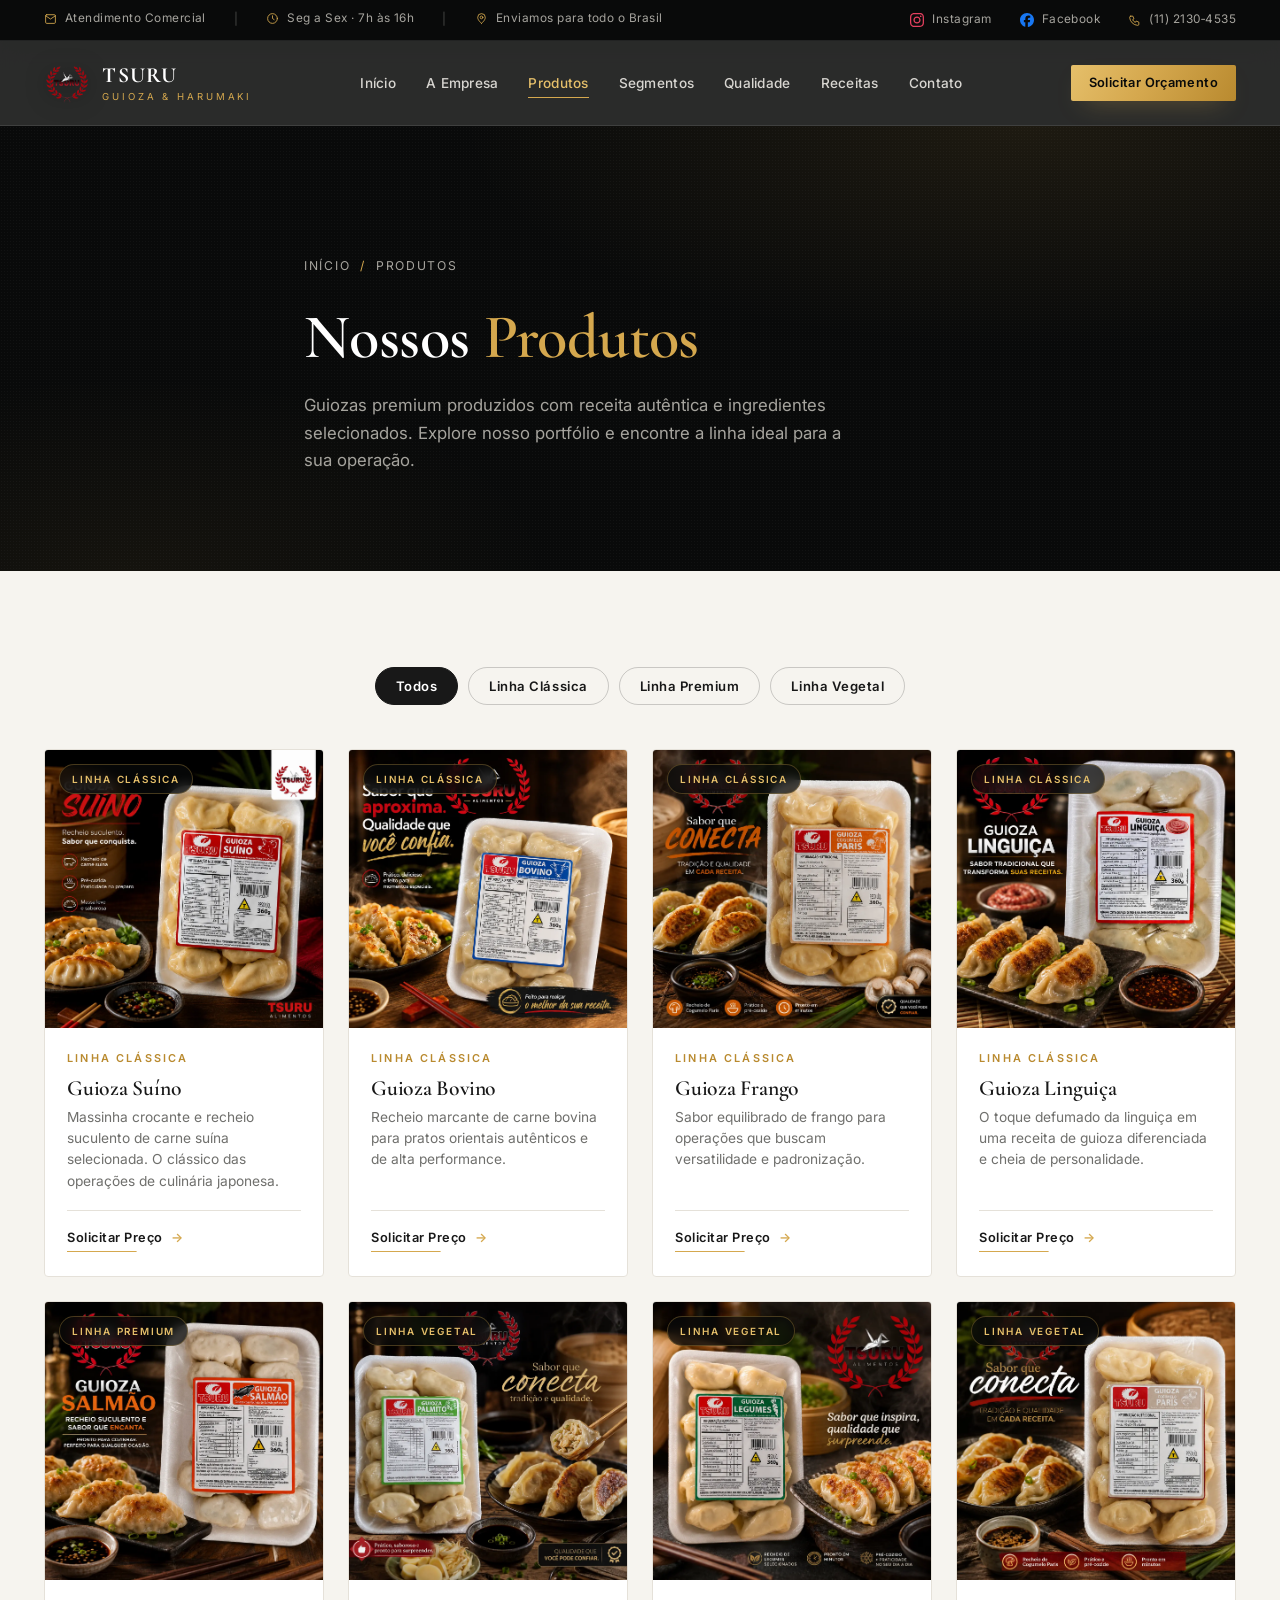
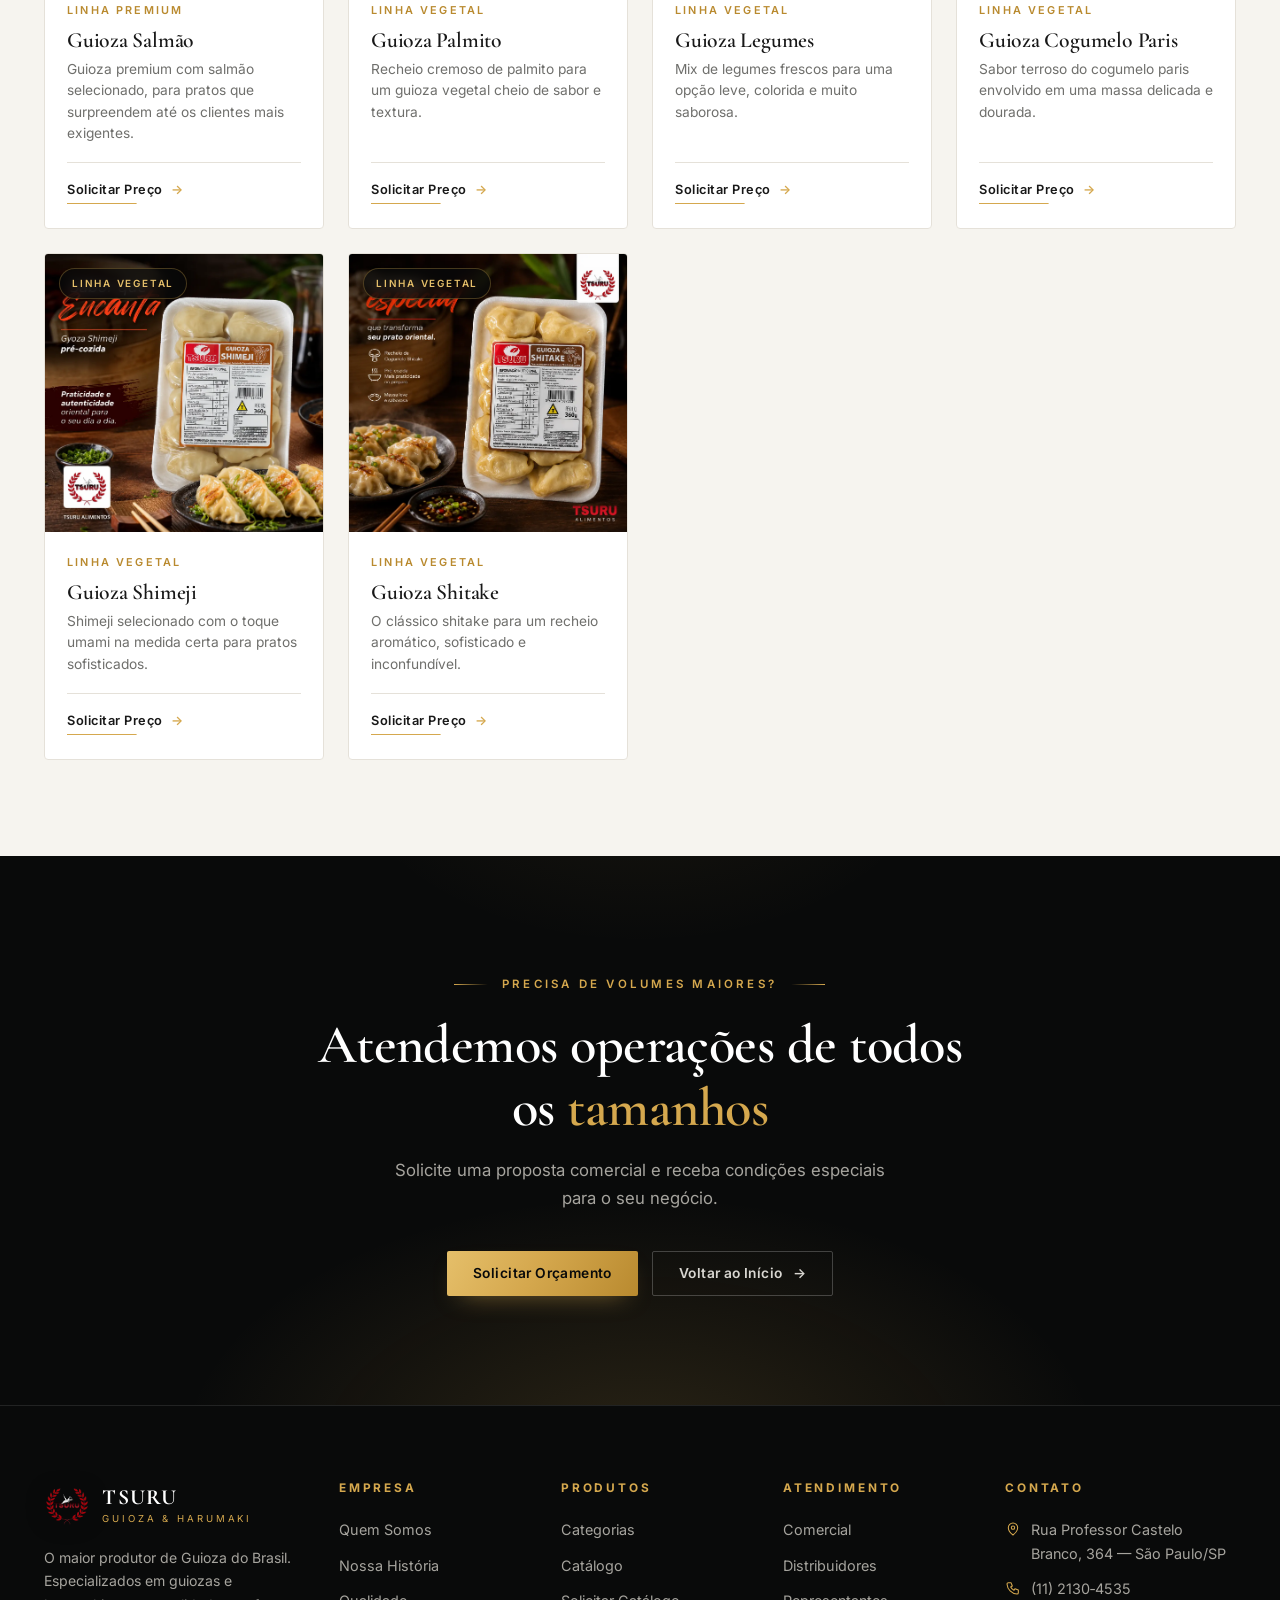
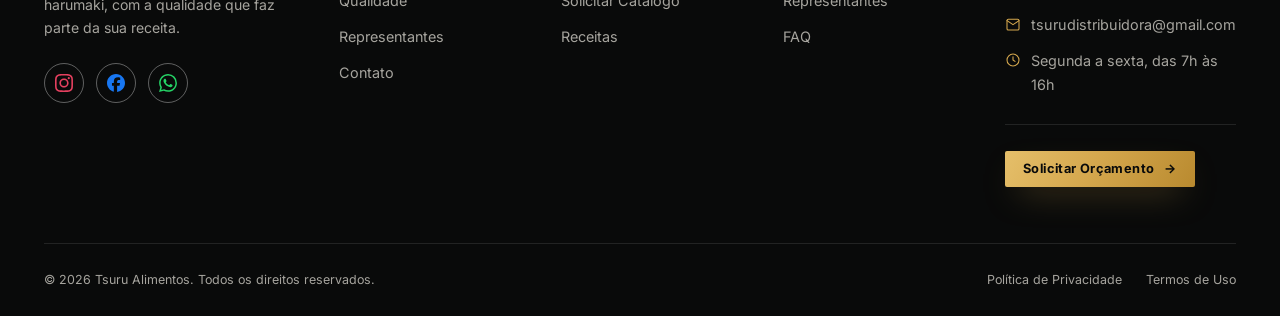
<file: produtos.html>
<!DOCTYPE html>
<html lang="pt-BR">
<head>
  <meta charset="UTF-8">
  <meta name="viewport" content="width=device-width, initial-scale=1.0">
  <title>Produtos — Guioza Premium | Tsuru Alimentos</title>
  <meta name="description" content="Catálogo de guiozas Tsuru Alimentos: Linha Clássica, Linha Premium e Linha Vegetal. Produtos para restaurantes, sushibares, temakerias e food service.">
  <meta name="robots" content="index, follow">
  <link rel="canonical" href="https://www.tsurualimentos.com.br/produtos.html">
  <link rel="icon" href="favicon.ico" sizes="any">
  <link rel="icon" type="image/svg+xml" href="favicon.svg">
  <link rel="icon" type="image/png" sizes="32x32" href="favicon-32x32.png">
  <link rel="apple-touch-icon" href="apple-touch-icon.png">

  <meta property="og:type" content="website">
  <meta property="og:title" content="Produtos — Guioza Premium | Tsuru Alimentos">
  <meta property="og:description" content="Catálogo de guiozas premium para culinária japonesa e food service.">
  <meta property="og:image" content="img/Tsuru%20Guioza%20Salm%C3%A3o.webp">

  <link rel="preconnect" href="https://fonts.googleapis.com">
  <link rel="preconnect" href="https://fonts.gstatic.com" crossorigin>
  <link href="https://fonts.googleapis.com/css2?family=Cormorant+Garamond:ital,wght@0,400;0,500;0,600;0,700;1,500&family=Inter:wght@400;500;600;700&display=swap" rel="stylesheet">

  <link rel="stylesheet" href="css/style.css">

  <script type="application/ld+json">
  {
    "@context": "https://schema.org",
    "@type": "ItemList",
    "name": "Produtos Tsuru Alimentos",
    "itemListElement": [
      {"@type": "Product", "position": 1, "name": "Guioza Suíno", "description": "Massinha crocante e recheio suculento de carne suína selecionada.", "brand": {"@type": "Brand", "name": "Tsuru Alimentos"}},
      {"@type": "Product", "position": 2, "name": "Guioza Salmão", "description": "Guioza premium com salmão selecionado.", "brand": {"@type": "Brand", "name": "Tsuru Alimentos"}},
      {"@type": "Product", "position": 3, "name": "Guioza Shitake", "description": "Clássico shitake para um recheio aromático e sofisticado.", "brand": {"@type": "Brand", "name": "Tsuru Alimentos"}}
    ]
  }
  </script>
</head>
<body>

  <!-- Utility bar -->
  <div class="utility-bar">
    <div class="container utility-bar__inner">
      <ul>
        <li>
          <span class="ub-label">
            <svg viewBox="0 0 24 24" fill="none" stroke-width="1.6" stroke-linecap="round" stroke-linejoin="round" aria-hidden="true"><rect x="3" y="5" width="18" height="16" rx="2"></rect><path d="M3 7l9 6 9-6"></path></svg>
            Atendimento Comercial
          </span>
        </li>
        <li><span class="ub-sep">|</span></li>
        <li>
          <span class="ub-label">
            <svg viewBox="0 0 24 24" fill="none" stroke-width="1.6" stroke-linecap="round" stroke-linejoin="round" aria-hidden="true"><circle cx="12" cy="12" r="9"></circle><path d="M12 7v5l3 2"></path></svg>
            Seg a Sex · 7h às 16h
          </span>
        </li>
        <li><span class="ub-sep">|</span></li>
        <li>
          <span class="ub-label">
            <svg viewBox="0 0 24 24" fill="none" stroke-width="1.6" stroke-linecap="round" stroke-linejoin="round" aria-hidden="true"><path d="M12 21s-7-5.5-7-11a7 7 0 1 1 14 0c0 5.5-7 11-7 11z"></path><circle cx="12" cy="10" r="2.5"></circle></svg>
            Enviamos para todo o Brasil
          </span>
        </li>
      </ul>
      <div class="utility-bar__right">
        <a href="https://www.instagram.com/tsurualimentos/" target="_blank" rel="noopener" aria-label="Instagram da Tsuru Alimentos">
          <img src="img/socials/instagram.svg" alt="" width="18" height="18">
          Instagram
        </a>
        <a href="https://www.facebook.com/tsurualimentosltda/?locale=pt_BR" target="_blank" rel="noopener" aria-label="Facebook da Tsuru Alimentos">
          <img src="img/socials/facebook.svg" alt="" width="18" height="18">
          Facebook
        </a>
        <a href="tel:+551121304535" aria-label="Telefone comercial">
          <svg viewBox="0 0 24 24" fill="none" stroke-width="1.6" stroke-linecap="round" stroke-linejoin="round"><path d="M5 4h4l2 5-2.5 1.5a11 11 0 0 0 5 5L15 13l5 2v4a2 2 0 0 1-2 2A16 16 0 0 1 3 6a2 2 0 0 1 2-2z"></path></svg>
          (11)&nbsp;2130&#8209;4535
        </a>
      </div>
    </div>
  </div>

  <!-- Header -->
  <header class="site-header">
    <div class="container header-inner">
      <a class="brand" href="index.html" aria-label="Tsuru Alimentos — Página inicial">
        <img src="img/Logomarca%20tsuru%20transparente.png" alt="Logomarca Tsuru Alimentos">
        <span class="brand__text">
          <strong>TSURU</strong>
          <span>Guioza &amp; Harumaki</span>
        </span>
      </a>

      <nav class="main-nav" aria-label="Navegação principal">
        <ul>
          <li><a href="index.html">Início</a></li>
          <li><a href="empresa.html">A Empresa</a></li>
          <li><a href="produtos.html" class="is-active">Produtos</a></li>
          <li><a href="index.html#segmentos">Segmentos</a></li>
          <li><a href="qualidade.html">Qualidade</a></li>
          <li><a href="index.html#receitas">Receitas</a></li>
          <li><a href="contato.html">Contato</a></li>
        </ul>
      </nav>

      <div class="header-actions">
        <a href="contato.html" class="btn btn--gold btn--sm">Solicitar Orçamento</a>
        <button type="button" class="hamburger" aria-label="Abrir menu" aria-expanded="false" aria-controls="mobile-menu">
          <span></span><span></span><span></span>
        </button>
      </div>
    </div>
  </header>

  <!-- Mobile menu -->
  <nav class="mobile-menu" id="mobile-menu" aria-label="Menu móvel">
    <div class="mobile-menu__nav">
      <a href="index.html">Início <span class="arrow">→</span></a>
      <a href="empresa.html">A Empresa <span class="arrow">→</span></a>
      <a href="produtos.html">Produtos <span class="arrow">→</span></a>
      <a href="index.html#segmentos">Segmentos <span class="arrow">→</span></a>
      <a href="qualidade.html">Qualidade <span class="arrow">→</span></a>
      <a href="index.html#receitas">Receitas <span class="arrow">→</span></a>
      <a href="contato.html">Contato <span class="arrow">→</span></a>
    </div>
    <div class="mobile-menu__cta">
      <a href="contato.html" class="btn btn--gold" style="width:100%">Solicitar Orçamento</a>
    </div>
    <div class="mobile-menu__meta">
      <span>Segunda a sexta, das 7h às 16h</span>
      <a href="tel:+551121304535">(11)&nbsp;2130&#8209;4535</a>
      <a href="mailto:tsurudistribuidora@gmail.com">tsurudistribuidora@gmail.com</a>
    </div>
  </nav>

  <main>
    <!-- Page hero -->
    <section class="page-hero">
      <div class="container page-hero__inner">
        <nav class="breadcrumb" aria-label="Trilha de navegação">
          <a href="index.html">Início</a>
          <span class="sep">/</span>
          <span>Produtos</span>
        </nav>
        <h1>Nossos <em>Produtos</em></h1>
        <p>Guiozas premium produzidos com receita autêntica e ingredientes selecionados. Explore nosso portfólio e encontre a linha ideal para a sua operação.</p>
      </div>
    </section>

    <!-- Catalog -->
    <section class="section section--light" id="catalogo" aria-label="Catálogo de produtos">
      <div class="container">
        <div class="catalog-filters" data-filter-bar role="group" aria-label="Filtrar por categoria">
          <button type="button" class="filter-btn is-active" data-filter="all">Todos</button>
          <button type="button" class="filter-btn" data-filter="Linha Clássica">Linha Clássica</button>
          <button type="button" class="filter-btn" data-filter="Linha Premium">Linha Premium</button>
          <button type="button" class="filter-btn" data-filter="Linha Vegetal">Linha Vegetal</button>
        </div>
        <div class="products__grid" data-product-grid></div>
      </div>
    </section>

    <!-- Final CTA -->
    <section class="cta-banner" aria-label="Solicite um orçamento">
      <div class="container cta-banner__inner">
        <span class="eyebrow eyebrow--center" data-reveal>Precisa de volumes maiores?</span>
        <h2 data-reveal>Atendemos operações de todos os <em>tamanhos</em></h2>
        <p data-reveal>Solicite uma proposta comercial e receba condições especiais para o seu negócio.</p>
        <div class="cta-banner__actions" data-reveal>
          <a href="contato.html" class="btn btn--gold">Solicitar Orçamento</a>
          <a href="index.html" class="btn btn--ghost">Voltar ao Início <span class="arrow">→</span></a>
        </div>
      </div>
    </section>
  </main>

  <!-- Footer -->
  <footer class="site-footer">
    <div class="container">
      <div class="footer__top">
        <div class="footer__brand">
          <a class="brand" href="index.html" aria-label="Tsuru Alimentos — Página inicial">
            <img src="img/Logomarca%20tsuru%20transparente.png" alt="Logomarca Tsuru Alimentos">
            <span class="brand__text">
              <strong>TSURU</strong>
              <span>Guioza &amp; Harumaki</span>
            </span>
          </a>
          <p>O maior produtor de Guioza do Brasil. Especializados em guiozas e harumaki, com a qualidade que faz parte da sua receita.</p>
          <div class="footer__socials">
            <a href="https://www.instagram.com/tsurualimentos/" target="_blank" rel="noopener" aria-label="Instagram">
              <img src="img/socials/instagram.svg" alt="" width="18" height="18">
            </a>
            <a href="https://www.facebook.com/tsurualimentosltda/?locale=pt_BR" target="_blank" rel="noopener" aria-label="Facebook">
              <img src="img/socials/facebook.svg" alt="" width="18" height="18">
            </a>
            <a href="https://wa.me/5511921344724" target="_blank" rel="noopener" aria-label="WhatsApp">
              <img src="img/socials/whatsapp.svg" alt="" width="18" height="18">
            </a>
          </div>
        </div>

        <div class="footer__col">
          <h4>Empresa</h4>
          <ul>
            <li><a href="empresa.html">Quem Somos</a></li>
            <li><a href="empresa.html#historia">Nossa História</a></li>
            <li><a href="qualidade.html">Qualidade</a></li>
            <li><a href="index.html#representantes">Representantes</a></li>
            <li><a href="contato.html">Contato</a></li>
          </ul>
        </div>

        <div class="footer__col">
          <h4>Produtos</h4>
          <ul>
            <li><a href="produtos.html">Categorias</a></li>
            <li><a href="produtos.html#catalogo">Catálogo</a></li>
            <li><a href="contato.html">Solicitar Catálogo</a></li>
            <li><a href="index.html#receitas">Receitas</a></li>
          </ul>
        </div>

        <div class="footer__col">
          <h4>Atendimento</h4>
          <ul>
            <li><a href="contato.html">Comercial</a></li>
            <li><a href="contato.html">Distribuidores</a></li>
            <li><a href="index.html#representantes">Representantes</a></li>
            <li><a href="contato.html">FAQ</a></li>
          </ul>
        </div>

        <div class="footer__col footer__col--contact">
          <h4>Contato</h4>
          <ul>
            <li>
              <svg viewBox="0 0 24 24" fill="none" stroke-width="1.6" stroke-linecap="round" stroke-linejoin="round" aria-hidden="true"><path d="M12 21s-7-5.5-7-11a7 7 0 1 1 14 0c0 5.5-7 11-7 11z"></path><circle cx="12" cy="10" r="2.5"></circle></svg>
              Rua Professor Castelo Branco, 364 — São Paulo/SP
            </li>
            <li>
              <svg viewBox="0 0 24 24" fill="none" stroke-width="1.6" stroke-linecap="round" stroke-linejoin="round" aria-hidden="true"><path d="M5 4h4l2 5-2.5 1.5a11 11 0 0 0 5 5L15 13l5 2v4a2 2 0 0 1-2 2A16 16 0 0 1 3 6a2 2 0 0 1 2-2z"></path></svg>
              <a href="tel:+551121304535">(11)&nbsp;2130&#8209;4535</a>
            </li>
            <li>
              <svg viewBox="0 0 24 24" fill="none" stroke-width="1.6" stroke-linecap="round" stroke-linejoin="round" aria-hidden="true"><rect x="3" y="5" width="18" height="16" rx="2"></rect><path d="M3 7l9 6 9-6"></path></svg>
              <a href="mailto:tsurudistribuidora@gmail.com">tsurudistribuidora@gmail.com</a>
            </li>
            <li>
              <svg viewBox="0 0 24 24" fill="none" stroke-width="1.6" stroke-linecap="round" stroke-linejoin="round" aria-hidden="true"><circle cx="12" cy="12" r="9"></circle><path d="M12 7v5l3 2"></path></svg>
              Segunda a sexta, das 7h às 16h
            </li>
          </ul>
          <div class="footer__cta">
            <a href="contato.html" class="btn btn--gold btn--sm">Solicitar Orçamento <span class="arrow">→</span></a>
          </div>
        </div>
      </div>

      <div class="footer__bottom">
        <p>© <span data-year>2026</span> Tsuru Alimentos. Todos os direitos reservados.</p>
        <nav aria-label="Links legais">
          <a href="contato.html">Política de Privacidade</a>
          <a href="contato.html">Termos de Uso</a>
        </nav>
      </div>
    </div>
  </footer>

  <script src="js/data.js"></script>
  <script src="js/main.js"></script>
</body>
</html>
</file>
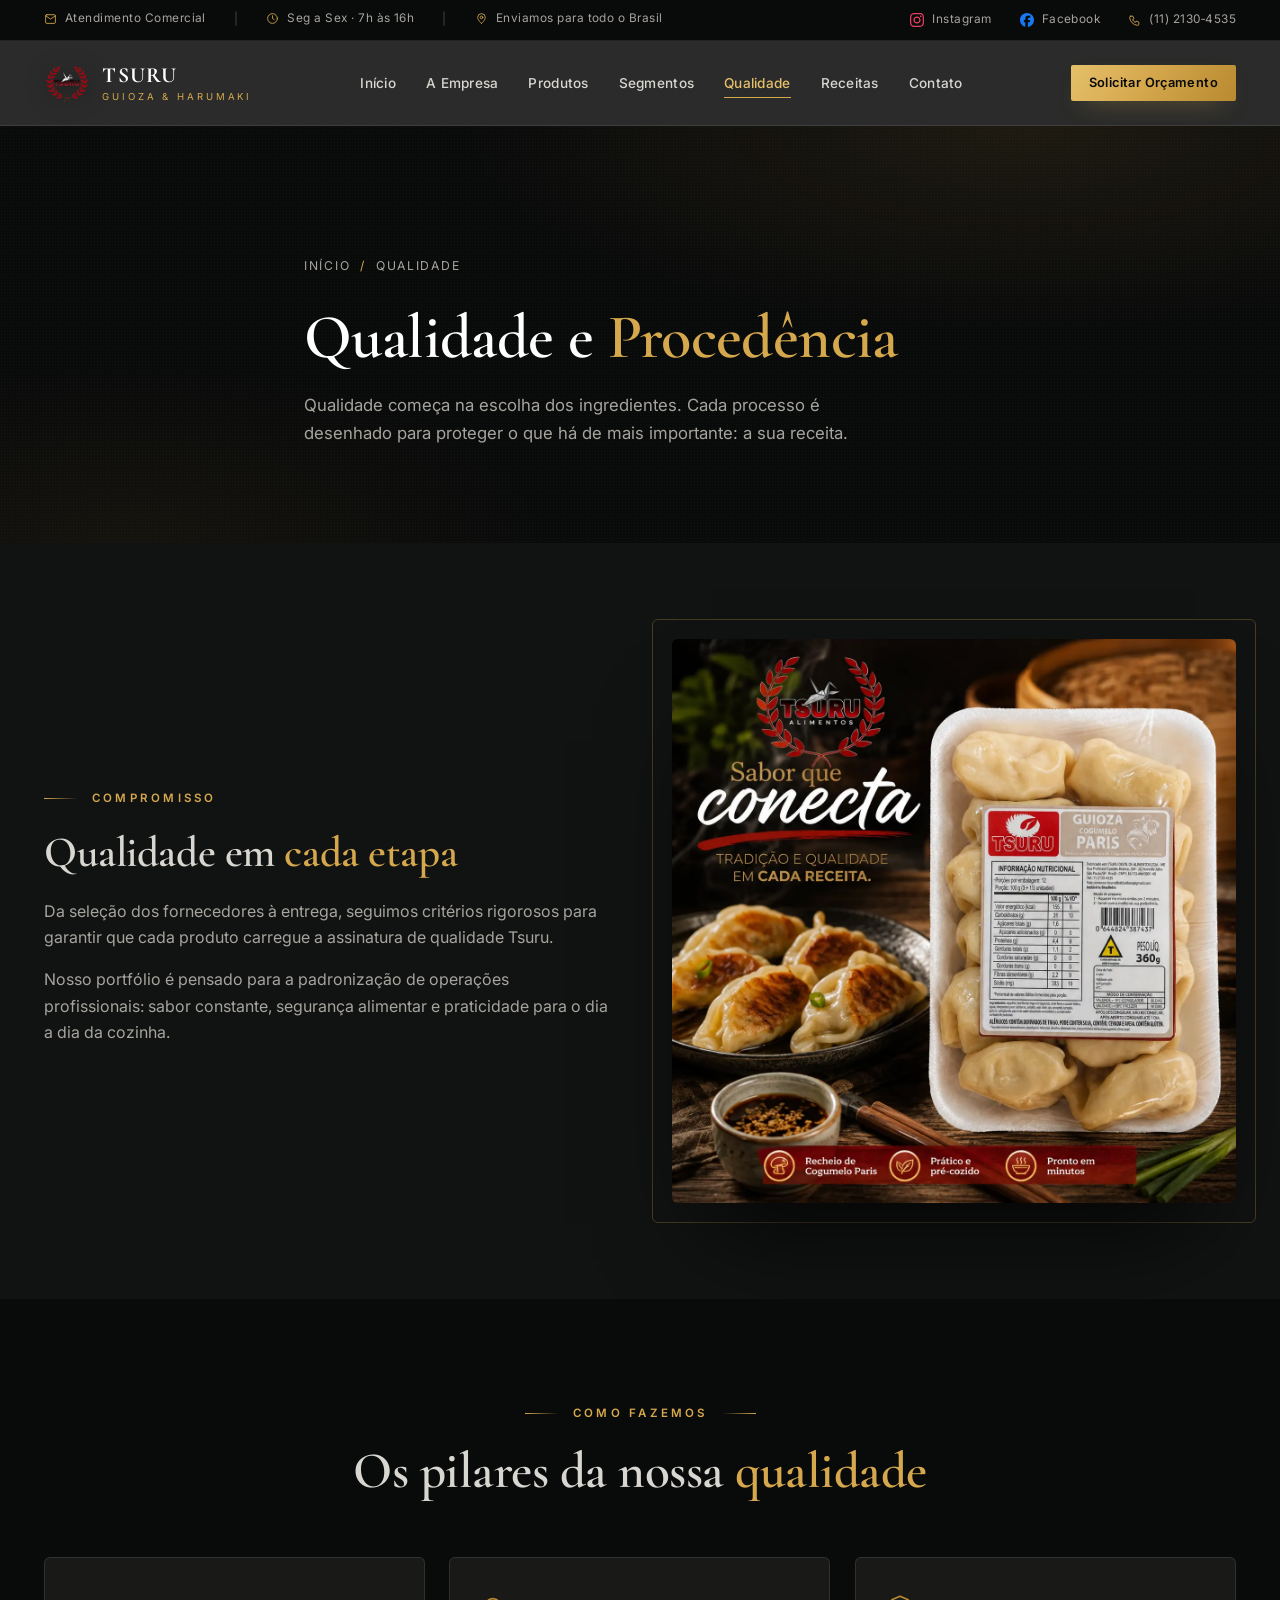
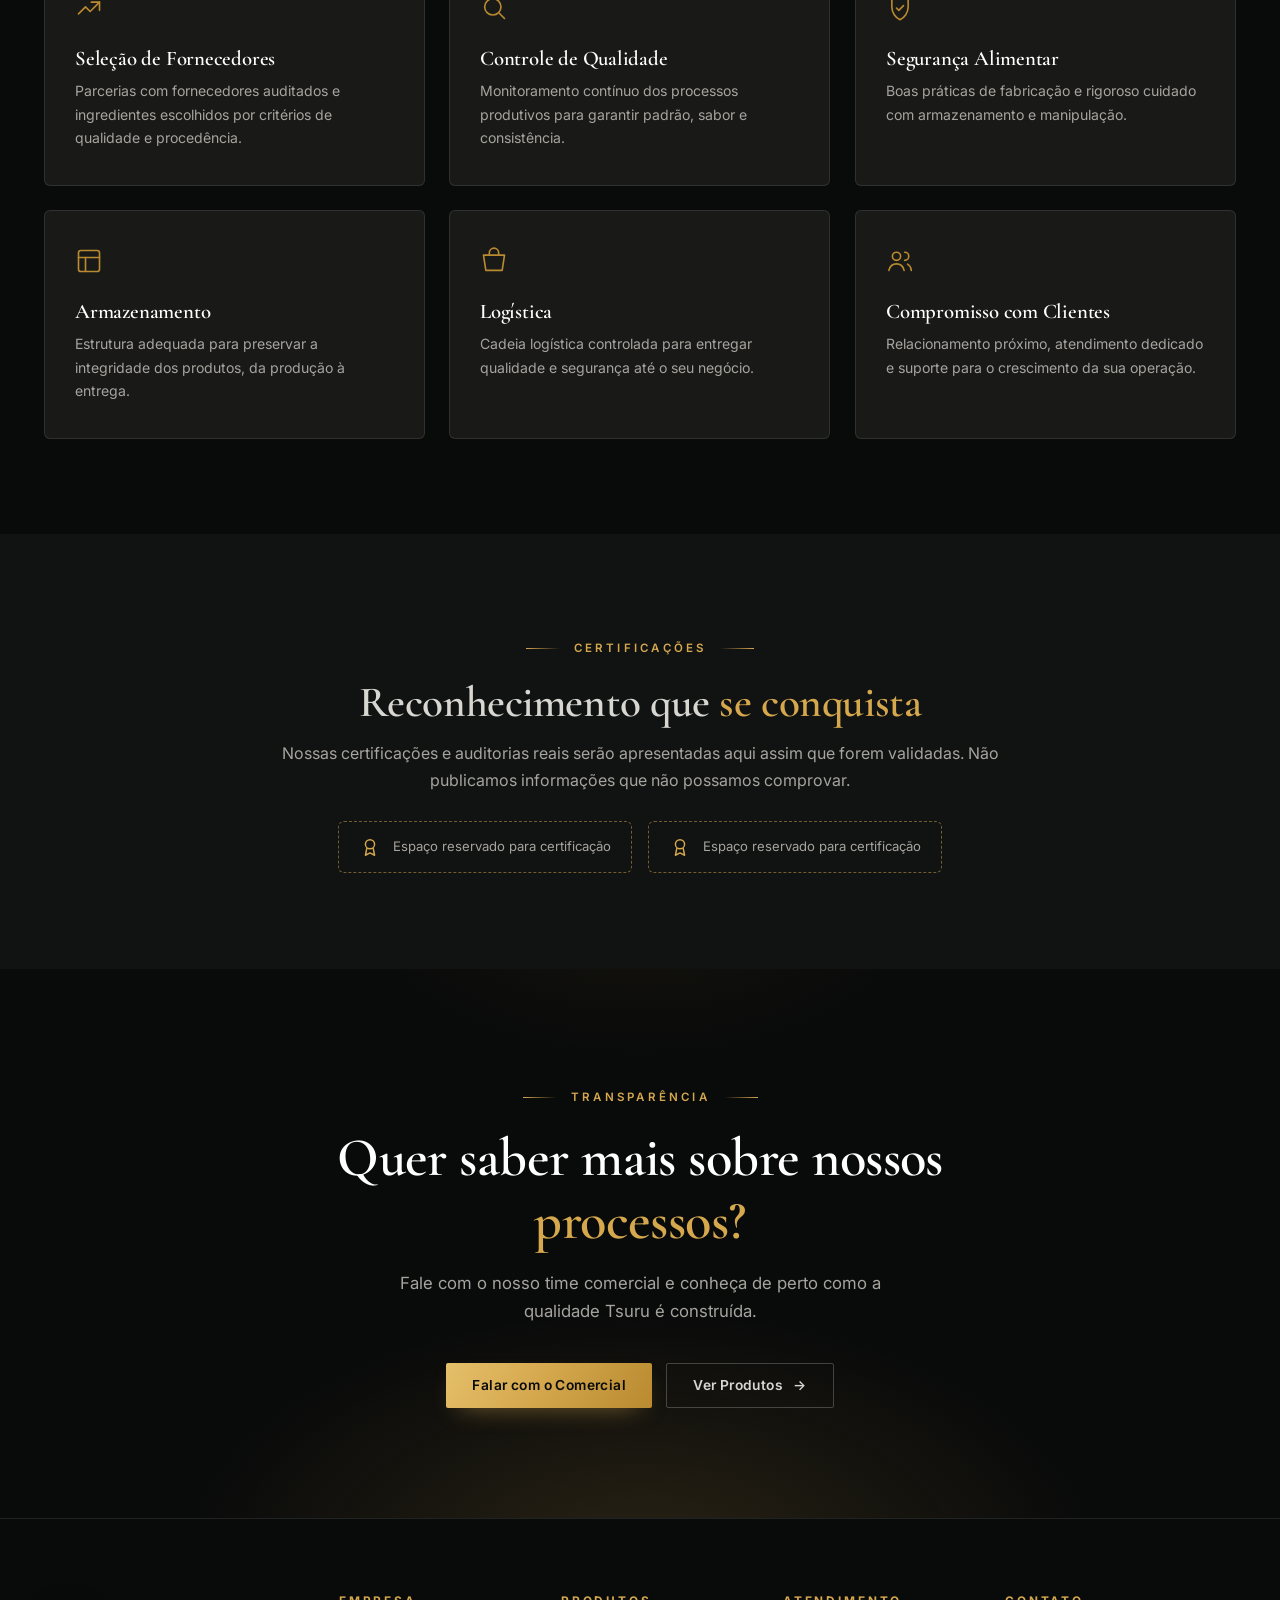
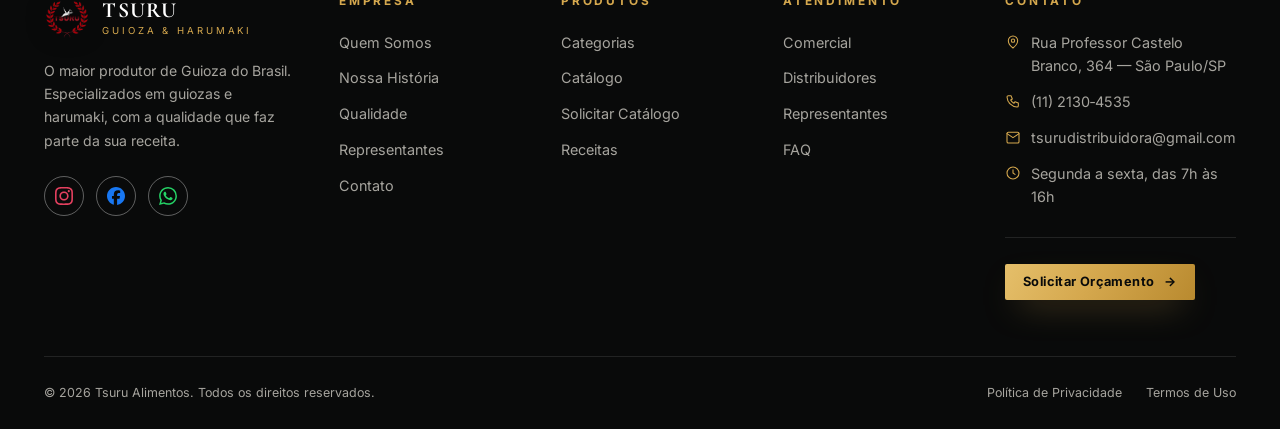
<file: qualidade.html>
<!DOCTYPE html>
<html lang="pt-BR">
<head>
  <meta charset="UTF-8">
  <meta name="viewport" content="width=device-width, initial-scale=1.0">
  <title>Qualidade e Procedência | Tsuru Alimentos</title>
  <meta name="description" content="Qualidade e procedência na Tsuru Alimentos: seleção de fornecedores, controle de qualidade, segurança alimentar, armazenamento e logística.">
  <meta name="robots" content="index, follow">
  <link rel="canonical" href="https://www.tsurualimentos.com.br/qualidade.html">
  <link rel="icon" href="favicon.ico" sizes="any">
  <link rel="icon" type="image/svg+xml" href="favicon.svg">
  <link rel="icon" type="image/png" sizes="32x32" href="favicon-32x32.png">
  <link rel="apple-touch-icon" href="apple-touch-icon.png">

  <meta property="og:type" content="website">
  <meta property="og:title" content="Qualidade e Procedência | Tsuru Alimentos">
  <meta property="og:description" content="Qualidade começa na escolha dos ingredientes. Conheça o compromisso da Tsuru Alimentos.">
  <meta property="og:image" content="img/Tsuru%20Guioza%20Shitake.webp">

  <link rel="preconnect" href="https://fonts.googleapis.com">
  <link rel="preconnect" href="https://fonts.gstatic.com" crossorigin>
  <link href="https://fonts.googleapis.com/css2?family=Cormorant+Garamond:ital,wght@0,400;0,500;0,600;0,700;1,500&family=Inter:wght@400;500;600;700&display=swap" rel="stylesheet">

  <link rel="stylesheet" href="css/style.css">
</head>
<body>

  <div class="utility-bar">
    <div class="container utility-bar__inner">
      <ul>
        <li>
          <span class="ub-label">
            <svg viewBox="0 0 24 24" fill="none" stroke-width="1.6" stroke-linecap="round" stroke-linejoin="round" aria-hidden="true"><rect x="3" y="5" width="18" height="16" rx="2"></rect><path d="M3 7l9 6 9-6"></path></svg>
            Atendimento Comercial
          </span>
        </li>
        <li><span class="ub-sep">|</span></li>
        <li>
          <span class="ub-label">
            <svg viewBox="0 0 24 24" fill="none" stroke-width="1.6" stroke-linecap="round" stroke-linejoin="round" aria-hidden="true"><circle cx="12" cy="12" r="9"></circle><path d="M12 7v5l3 2"></path></svg>
            Seg a Sex · 7h às 16h
          </span>
        </li>
        <li><span class="ub-sep">|</span></li>
        <li>
          <span class="ub-label">
            <svg viewBox="0 0 24 24" fill="none" stroke-width="1.6" stroke-linecap="round" stroke-linejoin="round" aria-hidden="true"><path d="M12 21s-7-5.5-7-11a7 7 0 1 1 14 0c0 5.5-7 11-7 11z"></path><circle cx="12" cy="10" r="2.5"></circle></svg>
            Enviamos para todo o Brasil
          </span>
        </li>
      </ul>
      <div class="utility-bar__right">
        <a href="https://www.instagram.com/tsurualimentos/" target="_blank" rel="noopener" aria-label="Instagram da Tsuru Alimentos">
          <img src="img/socials/instagram.svg" alt="" width="18" height="18">
          Instagram
        </a>
        <a href="https://www.facebook.com/tsurualimentosltda/?locale=pt_BR" target="_blank" rel="noopener" aria-label="Facebook da Tsuru Alimentos">
          <img src="img/socials/facebook.svg" alt="" width="18" height="18">
          Facebook
        </a>
        <a href="tel:+551121304535" aria-label="Telefone comercial">
          <svg viewBox="0 0 24 24" fill="none" stroke-width="1.6" stroke-linecap="round" stroke-linejoin="round"><path d="M5 4h4l2 5-2.5 1.5a11 11 0 0 0 5 5L15 13l5 2v4a2 2 0 0 1-2 2A16 16 0 0 1 3 6a2 2 0 0 1 2-2z"></path></svg>
          (11)&nbsp;2130&#8209;4535
        </a>
      </div>
    </div>
  </div>

  <header class="site-header">
    <div class="container header-inner">
      <a class="brand" href="index.html" aria-label="Tsuru Alimentos — Página inicial">
        <img src="img/Logomarca%20tsuru%20transparente.png" alt="Logomarca Tsuru Alimentos">
        <span class="brand__text">
          <strong>TSURU</strong>
          <span>Guioza &amp; Harumaki</span>
        </span>
      </a>

      <nav class="main-nav" aria-label="Navegação principal">
        <ul>
          <li><a href="index.html">Início</a></li>
          <li><a href="empresa.html">A Empresa</a></li>
          <li><a href="produtos.html">Produtos</a></li>
          <li><a href="index.html#segmentos">Segmentos</a></li>
          <li><a href="qualidade.html" class="is-active">Qualidade</a></li>
          <li><a href="index.html#receitas">Receitas</a></li>
          <li><a href="contato.html">Contato</a></li>
        </ul>
      </nav>

      <div class="header-actions">
        <a href="contato.html" class="btn btn--gold btn--sm">Solicitar Orçamento</a>
        <button type="button" class="hamburger" aria-label="Abrir menu" aria-expanded="false" aria-controls="mobile-menu">
          <span></span><span></span><span></span>
        </button>
      </div>
    </div>
  </header>

  <nav class="mobile-menu" id="mobile-menu" aria-label="Menu móvel">
    <div class="mobile-menu__nav">
      <a href="index.html">Início <span class="arrow">→</span></a>
      <a href="empresa.html">A Empresa <span class="arrow">→</span></a>
      <a href="produtos.html">Produtos <span class="arrow">→</span></a>
      <a href="index.html#segmentos">Segmentos <span class="arrow">→</span></a>
      <a href="qualidade.html">Qualidade <span class="arrow">→</span></a>
      <a href="index.html#receitas">Receitas <span class="arrow">→</span></a>
      <a href="contato.html">Contato <span class="arrow">→</span></a>
    </div>
    <div class="mobile-menu__cta">
      <a href="contato.html" class="btn btn--gold" style="width:100%">Solicitar Orçamento</a>
    </div>
    <div class="mobile-menu__meta">
      <span>Segunda a sexta, das 7h às 16h</span>
      <a href="tel:+551121304535">(11)&nbsp;2130&#8209;4535</a>
      <a href="mailto:tsurudistribuidora@gmail.com">tsurudistribuidora@gmail.com</a>
    </div>
  </nav>

  <main>
    <section class="page-hero">
      <div class="container page-hero__inner">
        <nav class="breadcrumb" aria-label="Trilha de navegação">
          <a href="index.html">Início</a>
          <span class="sep">/</span>
          <span>Qualidade</span>
        </nav>
        <h1>Qualidade e <em>Procedência</em></h1>
        <p>Qualidade começa na escolha dos ingredientes. Cada processo é desenhado para proteger o que há de mais importante: a sua receita.</p>
      </div>
    </section>

    <section class="section section--dark-soft" aria-label="Compromisso com a qualidade">
      <div class="container">
        <div class="dual-grid dual-grid--reversed">
          <div class="dual-grid__media" data-reveal="right">
            <div class="frame">
              <img src="img/Tsuru%20Guioza%20Cogumelo%20Paris.webp" alt="Guioza de cogumelo paris — controle de qualidade na escolha dos ingredientes" loading="lazy">
            </div>
          </div>
          <div class="text-block" data-reveal="left">
            <span class="eyebrow">Compromisso</span>
            <h2>Qualidade em <em>cada etapa</em></h2>
            <p>Da seleção dos fornecedores à entrega, seguimos critérios rigorosos para garantir que cada produto carregue a assinatura de qualidade Tsuru.</p>
            <p>Nosso portfólio é pensado para a padronização de operações profissionais: sabor constante, segurança alimentar e praticidade para o dia a dia da cozinha.</p>
          </div>
        </div>
      </div>
    </section>

    <section class="section section--dark" aria-label="Processos de qualidade">
      <div class="container">
        <div class="section-head section-head--center">
          <span class="eyebrow eyebrow--center" data-reveal>Como fazemos</span>
          <h2 data-reveal>Os pilares da nossa <em>qualidade</em></h2>
        </div>
        <div class="pillars">
          <div class="pillar" data-reveal>
            <svg viewBox="0 0 24 24" fill="none" stroke-width="1.4" stroke-linecap="round" stroke-linejoin="round" aria-hidden="true"><path d="M3 17l6-6 4 4 8-8"></path><path d="M14 7h7v7"></path></svg>
            <h3>Seleção de Fornecedores</h3>
            <p>Parcerias com fornecedores auditados e ingredientes escolhidos por critérios de qualidade e procedência.</p>
          </div>
          <div class="pillar" data-reveal style="transition-delay:.1s">
            <svg viewBox="0 0 24 24" fill="none" stroke-width="1.4" stroke-linecap="round" stroke-linejoin="round" aria-hidden="true"><circle cx="11" cy="11" r="7"></circle><path d="M21 21l-4.3-4.3"></path></svg>
            <h3>Controle de Qualidade</h3>
            <p>Monitoramento contínuo dos processos produtivos para garantir padrão, sabor e consistência.</p>
          </div>
          <div class="pillar" data-reveal style="transition-delay:.2s">
            <svg viewBox="0 0 24 24" fill="none" stroke-width="1.4" stroke-linecap="round" stroke-linejoin="round" aria-hidden="true"><path d="M12 2l7 3v6c0 5-3.2 9.3-7 11-3.8-1.7-7-6-7-11V5z"></path><path d="M9 12l2 2 4-4"></path></svg>
            <h3>Segurança Alimentar</h3>
            <p>Boas práticas de fabricação e rigoroso cuidado com armazenamento e manipulação.</p>
          </div>
          <div class="pillar" data-reveal>
            <svg viewBox="0 0 24 24" fill="none" stroke-width="1.4" stroke-linecap="round" stroke-linejoin="round" aria-hidden="true"><rect x="3" y="3" width="18" height="18" rx="2"></rect><path d="M3 9h18"></path><path d="M9 21V9"></path></svg>
            <h3>Armazenamento</h3>
            <p>Estrutura adequada para preservar a integridade dos produtos, da produção à entrega.</p>
          </div>
          <div class="pillar" data-reveal style="transition-delay:.1s">
            <svg viewBox="0 0 24 24" fill="none" stroke-width="1.4" stroke-linecap="round" stroke-linejoin="round" aria-hidden="true"><path d="M3 7h18l-2 13H5z"></path><path d="M8 7V5a4 4 0 0 1 8 0v2"></path></svg>
            <h3>Logística</h3>
            <p>Cadeia logística controlada para entregar qualidade e segurança até o seu negócio.</p>
          </div>
          <div class="pillar" data-reveal style="transition-delay:.2s">
            <svg viewBox="0 0 24 24" fill="none" stroke-width="1.4" stroke-linecap="round" stroke-linejoin="round" aria-hidden="true"><circle cx="9" cy="8" r="3.5"></circle><path d="M2.5 20c.8-3.5 3.4-5.5 6.5-5.5s5.7 2 6.5 5.5"></path><path d="M16 4.5a3.5 3.5 0 0 1 0 7"></path><path d="M18.5 14.7c1.7.9 2.9 2.6 3.2 5.3"></path></svg>
            <h3>Compromisso com Clientes</h3>
            <p>Relacionamento próximo, atendimento dedicado e suporte para o crescimento da sua operação.</p>
          </div>
        </div>
      </div>
    </section>

    <section class="section section--dark-soft" aria-label="Certificações">
      <div class="container">
        <div class="text-block" style="max-width: 720px; margin: 0 auto; text-align: center;">
          <span class="eyebrow eyebrow--center">Certificações</span>
          <h2 style="margin-bottom: 12px;">Reconhecimento que <em>se conquista</em></h2>
          <p>Nossas certificações e auditorias reais serão apresentadas aqui assim que forem validadas. Não publicamos informações que não possamos comprovar.</p>
          <div style="display: flex; justify-content: center; gap: 16px; flex-wrap: wrap; margin-top: 28px;" data-reveal>
            <span class="cert-badge">
              <svg viewBox="0 0 24 24" fill="none" stroke-width="1.6" stroke-linecap="round" stroke-linejoin="round" aria-hidden="true"><circle cx="12" cy="9" r="5"></circle><path d="M8.5 13.5L7 21l5-2.5L17 21l-1.5-7.5"></path></svg>
              Espaço reservado para certificação
            </span>
            <span class="cert-badge">
              <svg viewBox="0 0 24 24" fill="none" stroke-width="1.6" stroke-linecap="round" stroke-linejoin="round" aria-hidden="true"><circle cx="12" cy="9" r="5"></circle><path d="M8.5 13.5L7 21l5-2.5L17 21l-1.5-7.5"></path></svg>
              Espaço reservado para certificação
            </span>
          </div>
        </div>
      </div>
    </section>

    <section class="cta-banner" aria-label="Solicite informações de qualidade">
      <div class="container cta-banner__inner">
        <span class="eyebrow eyebrow--center" data-reveal>Transparência</span>
        <h2 data-reveal>Quer saber mais sobre nossos <em>processos?</em></h2>
        <p data-reveal>Fale com o nosso time comercial e conheça de perto como a qualidade Tsuru é construída.</p>
        <div class="cta-banner__actions" data-reveal>
          <a href="contato.html" class="btn btn--gold">Falar com o Comercial</a>
          <a href="produtos.html" class="btn btn--ghost">Ver Produtos <span class="arrow">→</span></a>
        </div>
      </div>
    </section>
  </main>

  <footer class="site-footer">
    <div class="container">
      <div class="footer__top">
        <div class="footer__brand">
          <a class="brand" href="index.html" aria-label="Tsuru Alimentos — Página inicial">
            <img src="img/Logomarca%20tsuru%20transparente.png" alt="Logomarca Tsuru Alimentos">
            <span class="brand__text">
              <strong>TSURU</strong>
              <span>Guioza &amp; Harumaki</span>
            </span>
          </a>
          <p>O maior produtor de Guioza do Brasil. Especializados em guiozas e harumaki, com a qualidade que faz parte da sua receita.</p>
          <div class="footer__socials">
            <a href="https://www.instagram.com/tsurualimentos/" target="_blank" rel="noopener" aria-label="Instagram">
              <img src="img/socials/instagram.svg" alt="" width="18" height="18">
            </a>
            <a href="https://www.facebook.com/tsurualimentosltda/?locale=pt_BR" target="_blank" rel="noopener" aria-label="Facebook">
              <img src="img/socials/facebook.svg" alt="" width="18" height="18">
            </a>
            <a href="https://wa.me/5511921344724" target="_blank" rel="noopener" aria-label="WhatsApp">
              <img src="img/socials/whatsapp.svg" alt="" width="18" height="18">
            </a>
          </div>
        </div>

        <div class="footer__col">
          <h4>Empresa</h4>
          <ul>
            <li><a href="empresa.html">Quem Somos</a></li>
            <li><a href="empresa.html#historia">Nossa História</a></li>
            <li><a href="qualidade.html">Qualidade</a></li>
            <li><a href="index.html#representantes">Representantes</a></li>
            <li><a href="contato.html">Contato</a></li>
          </ul>
        </div>

        <div class="footer__col">
          <h4>Produtos</h4>
          <ul>
            <li><a href="produtos.html">Categorias</a></li>
            <li><a href="produtos.html#catalogo">Catálogo</a></li>
            <li><a href="contato.html">Solicitar Catálogo</a></li>
            <li><a href="index.html#receitas">Receitas</a></li>
          </ul>
        </div>

        <div class="footer__col">
          <h4>Atendimento</h4>
          <ul>
            <li><a href="contato.html">Comercial</a></li>
            <li><a href="contato.html">Distribuidores</a></li>
            <li><a href="index.html#representantes">Representantes</a></li>
            <li><a href="contato.html">FAQ</a></li>
          </ul>
        </div>

        <div class="footer__col footer__col--contact">
          <h4>Contato</h4>
          <ul>
            <li>
              <svg viewBox="0 0 24 24" fill="none" stroke-width="1.6" stroke-linecap="round" stroke-linejoin="round" aria-hidden="true"><path d="M12 21s-7-5.5-7-11a7 7 0 1 1 14 0c0 5.5-7 11-7 11z"></path><circle cx="12" cy="10" r="2.5"></circle></svg>
              Rua Professor Castelo Branco, 364 — São Paulo/SP
            </li>
            <li>
              <svg viewBox="0 0 24 24" fill="none" stroke-width="1.6" stroke-linecap="round" stroke-linejoin="round" aria-hidden="true"><path d="M5 4h4l2 5-2.5 1.5a11 11 0 0 0 5 5L15 13l5 2v4a2 2 0 0 1-2 2A16 16 0 0 1 3 6a2 2 0 0 1 2-2z"></path></svg>
              <a href="tel:+551121304535">(11)&nbsp;2130&#8209;4535</a>
            </li>
            <li>
              <svg viewBox="0 0 24 24" fill="none" stroke-width="1.6" stroke-linecap="round" stroke-linejoin="round" aria-hidden="true"><rect x="3" y="5" width="18" height="16" rx="2"></rect><path d="M3 7l9 6 9-6"></path></svg>
              <a href="mailto:tsurudistribuidora@gmail.com">tsurudistribuidora@gmail.com</a>
            </li>
            <li>
              <svg viewBox="0 0 24 24" fill="none" stroke-width="1.6" stroke-linecap="round" stroke-linejoin="round" aria-hidden="true"><circle cx="12" cy="12" r="9"></circle><path d="M12 7v5l3 2"></path></svg>
              Segunda a sexta, das 7h às 16h
            </li>
          </ul>
          <div class="footer__cta">
            <a href="contato.html" class="btn btn--gold btn--sm">Solicitar Orçamento <span class="arrow">→</span></a>
          </div>
        </div>
      </div>

      <div class="footer__bottom">
        <p>© <span data-year>2026</span> Tsuru Alimentos. Todos os direitos reservados.</p>
        <nav aria-label="Links legais">
          <a href="contato.html">Política de Privacidade</a>
          <a href="contato.html">Termos de Uso</a>
        </nav>
      </div>
    </div>
  </footer>

  <script src="js/data.js"></script>
  <script src="js/main.js"></script>
</body>
</html>
</file>
<file: css/style.css>
:root {
  --black: #090A0A;
  --charcoal: #111212;
  --dark-soft: #191918;

  --gold: #D5A84E;
  --gold-light: #E5BF6A;
  --gold-deep: #B98A2F;

  --cream: #F6F4EF;
  --white: #FFFFFF;

  --text-dark: #181818;
  --text-gray: #6F6F6C;
  --text-light: #D8D6D1;
  --text-light-2: #A6A49E;

  --border-light: #E5E1D9;
  --border-dark: rgba(255,255,255,.10);

  --font-display: "Cormorant Garamond", Georgia, serif;
  --font-body: "Inter", -apple-system, BlinkMacSystemFont, "Segoe UI", Arial, sans-serif;

  --container: 1240px;
  --ease: 200ms ease;
  --ease-slow: 500ms cubic-bezier(.22,.61,.36,1);

  --gold-grad: linear-gradient(120deg, #E5BF6A 0%, #D5A84E 45%, #B98A2F 100%);
}

*, *::before, *::after {
  margin: 0;
  padding: 0;
  box-sizing: border-box;
}

html {
  scroll-behavior: smooth;
  -webkit-text-size-adjust: 100%;
}

body {
  font-family: var(--font-body);
  font-size: 1rem;
  line-height: 1.65;
  color: var(--text-dark);
  background: var(--cream);
  -webkit-font-smoothing: antialiased;
  text-rendering: optimizeLegibility;
  overflow-x: hidden;
}

img {
  max-width: 100%;
  display: block;
}

a {
  color: inherit;
  text-decoration: none;
}

ul { list-style: none; }

button {
  font-family: inherit;
  cursor: pointer;
  border: none;
  background: none;
}

::selection {
  background: var(--gold);
  color: var(--black);
}

:focus-visible {
  outline: 2px solid var(--gold);
  outline-offset: 3px;
}

.container {
  width: 100%;
  max-width: var(--container);
  margin: 0 auto;
  padding: 0 24px;
}

.section {
  padding: 96px 0;
  position: relative;
}

.section--tight { padding: 72px 0; }
.section--dark {
  background: var(--black);
  color: var(--text-light);
}
.section--dark-soft {
  background: var(--charcoal);
  color: var(--text-light);
}
.section--light {
  background: var(--cream);
  color: var(--text-dark);
}
.section--white {
  background: var(--white);
  color: var(--text-dark);
}

.eyebrow {
  display: inline-flex;
  align-items: center;
  gap: 14px;
  font-size: .72rem;
  font-weight: 600;
  letter-spacing: .28em;
  text-transform: uppercase;
  color: var(--gold);
  margin-bottom: 20px;
}

.eyebrow::before {
  content: "";
  width: 34px;
  height: 1px;
  background: linear-gradient(90deg, var(--gold), transparent);
}

.eyebrow--center {
  justify-content: center;
}
.eyebrow--center::after {
  content: "";
  width: 34px;
  height: 1px;
  background: linear-gradient(270deg, var(--gold), transparent);
}

.section-head {
  max-width: 640px;
  margin-bottom: 56px;
}

.section-head--center {
  margin-left: auto;
  margin-right: auto;
  text-align: center;
}

.section-head h2 {
  font-family: var(--font-display);
  font-weight: 600;
  font-size: clamp(2rem, 4.2vw, 3.2rem);
  line-height: 1.12;
  letter-spacing: -0.01em;
  color: inherit;
}

.section-head p {
  margin-top: 18px;
  color: var(--text-gray);
  font-size: 1.02rem;
}

.section--dark .section-head p,
.section--dark-soft .section-head p {
  color: var(--text-light-2);
}

.section-head h2 em,
.hl {
  font-style: normal;
  color: var(--gold);
}

.gold-text {
  color: var(--gold);
}

h1, h2, h3, h4 {
  font-family: var(--font-display);
  font-weight: 600;
  line-height: 1.15;
  letter-spacing: -0.01em;
}

/* ------------------------------------------------------------------ */
/* Utility bar                                                        */
/* ------------------------------------------------------------------ */
.utility-bar {
  background: var(--black);
  color: var(--text-light-2);
  font-size: .74rem;
  letter-spacing: .04em;
  border-bottom: 1px solid var(--border-dark);
}

.utility-bar__inner {
  display: flex;
  align-items: center;
  justify-content: space-between;
  gap: 24px;
  min-height: 40px;
  padding-top: 8px;
  padding-bottom: 8px;
}

.utility-bar ul {
  display: flex;
  align-items: center;
  gap: 28px;
}

.utility-bar a {
  display: inline-flex;
  align-items: center;
  gap: 8px;
  color: var(--text-light-2);
  transition: color var(--ease);
}

.utility-bar a:hover { color: var(--gold-light); }

.utility-bar svg {
  width: 13px;
  height: 13px;
  stroke: var(--gold);
  flex: none;
}

.utility-bar img {
  width: 14px;
  height: 14px;
  object-fit: contain;
  flex: none;
}

.utility-bar .ub-label {
  display: inline-flex;
  align-items: center;
  gap: 8px;
}

.utility-bar .ub-sep {
  opacity: .4;
}

.utility-bar__right {
  display: flex;
  align-items: center;
  gap: 28px;
}

.utility-bar__right .socials {
  display: flex;
  gap: 16px;
}

/* ------------------------------------------------------------------ */
/* Header / nav                                                       */
/* ------------------------------------------------------------------ */
.site-header {
  position: sticky;
  top: 0;
  z-index: 900;
  background: rgba(9,10,10,.86);
  backdrop-filter: blur(14px);
  -webkit-backdrop-filter: blur(14px);
  border-bottom: 1px solid var(--border-dark);
  transition: background var(--ease), box-shadow var(--ease);
}

.site-header.is-scrolled {
  background: rgba(9,10,10,.96);
  box-shadow: 0 18px 40px -24px rgba(0,0,0,.8);
}

.header-inner {
  display: flex;
  align-items: center;
  justify-content: space-between;
  gap: 32px;
  height: 84px;
  transition: height var(--ease);
}

.site-header.is-scrolled .header-inner { height: 68px; }

.brand {
  display: flex;
  align-items: center;
  gap: 12px;
  flex: none;
}

.brand img {
  height: 46px;
  width: auto;
  filter: drop-shadow(0 2px 10px rgba(0,0,0,.5));
}

.brand__text {
  display: flex;
  flex-direction: column;
  line-height: 1;
}

.brand__text strong {
  font-family: var(--font-display);
  font-weight: 700;
  font-size: 1.35rem;
  letter-spacing: .06em;
  color: var(--white);
}

.brand__text span {
  font-size: .6rem;
  letter-spacing: .3em;
  text-transform: uppercase;
  color: var(--gold);
  margin-top: 5px;
}

.main-nav {
  display: flex;
  align-items: center;
}

.main-nav ul {
  display: flex;
  align-items: center;
  gap: 6px;
}

.main-nav a:not(.btn) {
  position: relative;
  display: inline-block;
  padding: 10px 12px;
  font-size: .85rem;
  font-weight: 500;
  letter-spacing: .02em;
  color: var(--text-light);
  transition: color var(--ease);
}

.main-nav a:not(.btn)::after {
  content: "";
  position: absolute;
  left: 12px;
  right: 12px;
  bottom: 6px;
  height: 1px;
  background: var(--gold);
  transform: scaleX(0);
  transform-origin: left;
  transition: transform 220ms ease;
}

.main-nav a:not(.btn):hover { color: var(--white); }
.main-nav a:not(.btn):hover::after { transform: scaleX(1); }

.main-nav a.is-active { color: var(--gold-light); }
.main-nav a.is-active::after { transform: scaleX(1); }

.header-actions {
  display: flex;
  align-items: center;
  gap: 16px;
  flex: none;
}

/* ------------------------------------------------------------------ */
/* Buttons                                                            */
/* ------------------------------------------------------------------ */
.btn {
  display: inline-flex;
  align-items: center;
  justify-content: center;
  gap: 10px;
  padding: 13px 26px;
  font-size: .86rem;
  font-weight: 600;
  letter-spacing: .03em;
  border-radius: 2px;
  transition: background var(--ease), color var(--ease), border-color var(--ease), transform var(--ease), box-shadow var(--ease);
  white-space: nowrap;
  line-height: 1.2;
}

.btn--gold {
  background: var(--gold-grad);
  color: var(--black);
  box-shadow: 0 10px 26px -14px rgba(213,168,78,.7);
}

.btn--gold:hover {
  transform: translateY(-2px);
  box-shadow: 0 16px 32px -14px rgba(213,168,78,.85);
}

.btn--ghost {
  background: transparent;
  color: var(--text-light);
  border: 1px solid rgba(255,255,255,.22);
}

.btn--ghost:hover {
  border-color: var(--gold);
  color: var(--gold-light);
}

.btn--outline-dark {
  background: transparent;
  color: var(--text-dark);
  border: 1px solid rgba(24,24,24,.35);
}

.btn--outline-dark:hover {
  border-color: var(--text-dark);
  background: var(--text-dark);
  color: var(--white);
}

.btn--light {
  background: var(--white);
  color: var(--text-dark);
}

.btn--light:hover {
  transform: translateY(-2px);
  box-shadow: 0 16px 30px -18px rgba(0,0,0,.4);
}

.btn .arrow {
  display: inline-block;
  transition: transform var(--ease);
}

.btn:hover .arrow {
  transform: translateX(4px);
}

.btn--sm {
  padding: 10px 18px;
  font-size: .8rem;
}

.link-arrow {
  display: inline-flex;
  align-items: center;
  gap: 8px;
  font-size: .86rem;
  font-weight: 600;
  letter-spacing: .04em;
  color: var(--text-dark);
  position: relative;
  padding-bottom: 4px;
}

.link-arrow::after {
  content: "";
  position: absolute;
  left: 0; right: 0; bottom: 0;
  height: 1px;
  background: var(--gold);
  transform: scaleX(.6);
  transform-origin: left;
  transition: transform var(--ease);
}

.link-arrow:hover::after { transform: scaleX(1); }

.link-arrow .arrow { color: var(--gold); transition: transform var(--ease); }
.link-arrow:hover .arrow { transform: translateX(4px); }

.section--dark .link-arrow,
.section--dark-soft .link-arrow {
  color: var(--text-light);
}

/* ------------------------------------------------------------------ */
/* Hamburger                                                          */
/* ------------------------------------------------------------------ */
.hamburger {
  display: none;
  flex-direction: column;
  gap: 5px;
  width: 40px;
  height: 40px;
  align-items: center;
  justify-content: center;
}

.hamburger span {
  width: 22px;
  height: 2px;
  background: var(--white);
  transition: transform 240ms ease, opacity 200ms ease;
}

.hamburger.is-open span:nth-child(1) { transform: translateY(7px) rotate(45deg); }
.hamburger.is-open span:nth-child(2) { opacity: 0; }
.hamburger.is-open span:nth-child(3) { transform: translateY(-7px) rotate(-45deg); }

/* ------------------------------------------------------------------ */
/* Mobile menu                                                        */
/* ------------------------------------------------------------------ */
.mobile-menu {
  position: fixed;
  inset: 0;
  z-index: 990;
  background: var(--black);
  color: var(--text-light);
  display: flex;
  flex-direction: column;
  padding: 110px 32px 40px;
  transform: translateX(100%);
  transition: transform 380ms cubic-bezier(.22,.61,.36,1);
  visibility: hidden;
}

.mobile-menu.is-open {
  transform: translateX(0);
  visibility: visible;
}

.mobile-menu__nav {
  display: flex;
  flex-direction: column;
}

.mobile-menu__nav a {
  font-family: var(--font-display);
  font-size: 1.6rem;
  font-weight: 600;
  color: var(--text-light);
  padding: 12px 0;
  border-bottom: 1px solid var(--border-dark);
  display: flex;
  align-items: center;
  justify-content: space-between;
}

.mobile-menu__nav a:hover { color: var(--gold-light); }

.mobile-menu__nav a .arrow { color: var(--gold); }

.mobile-menu__cta {
  margin-top: 28px;
}

.mobile-menu__meta {
  margin-top: auto;
  padding-top: 32px;
  font-size: .8rem;
  color: var(--text-light-2);
  display: grid;
  gap: 8px;
}

.mobile-menu__meta a { color: var(--gold-light); }

/* ------------------------------------------------------------------ */
/* Hero                                                               */
/* ------------------------------------------------------------------ */
.hero {
  position: relative;
  background: var(--black);
  color: var(--text-light);
  overflow: hidden;
  min-height: 88vh;
  display: flex;
  align-items: stretch;
}

.hero__bg {
  position: absolute;
  inset: 0;
  z-index: 0;
  pointer-events: none;
}

.hero__bg .grad {
  position: absolute;
  inset: 0;
  background:
    radial-gradient(90% 70% at 78% 20%, rgba(213,168,78,.10), transparent 55%),
    radial-gradient(120% 100% at 100% 100%, rgba(213,168,78,.06), transparent 50%),
    linear-gradient(110deg, #090A0A 0%, #0D0E0E 55%, #111212 100%);
}

.hero__bg .grain {
  position: absolute;
  inset: 0;
  opacity: .5;
  background-image: radial-gradient(rgba(255,255,255,.035) 1px, transparent 1px);
  background-size: 3px 3px;
}

.hero__grid {
  position: relative;
  z-index: 2;
  width: 100%;
  max-width: var(--container);
  margin: 0 auto;
  padding: 0 24px;
  display: grid;
  grid-template-columns: 45fr 55fr;
  align-items: center;
  gap: 40px;
}

.hero__content {
  padding: 96px 0 72px;
  max-width: 560px;
}

.hero__content h1 {
  font-size: clamp(2.6rem, 5.4vw, 4.3rem);
  font-weight: 600;
  line-height: 1.05;
  letter-spacing: -0.015em;
  color: var(--white);
  margin-bottom: 26px;
}

.hero__content h1 em {
  font-style: normal;
  color: transparent;
  background: var(--gold-grad);
  -webkit-background-clip: text;
  background-clip: text;
}

.hero__content p {
  font-size: 1.05rem;
  color: var(--text-light-2);
  max-width: 470px;
  margin-bottom: 36px;
}

.hero__ctas {
  display: flex;
  flex-wrap: wrap;
  gap: 14px;
}

.hero__scroll {
  position: absolute;
  left: 50%;
  transform: translateX(-50%);
  bottom: 28px;
  z-index: 3;
  display: flex;
  flex-direction: column;
  align-items: center;
  gap: 10px;
  color: var(--text-light-2);
  font-size: .66rem;
  letter-spacing: .3em;
  text-transform: uppercase;
}

.hero__scroll .line {
  width: 1px;
  height: 44px;
  background: linear-gradient(180deg, var(--gold), transparent);
  animation: scrollLine 2.2s ease-in-out infinite;
  transform-origin: top;
}

@keyframes scrollLine {
  0% { transform: scaleY(0); opacity: 0; }
  45% { transform: scaleY(1); opacity: 1; }
  100% { transform: scaleY(1); opacity: 0; }
}

.hero__media {
  position: relative;
  height: 100%;
  min-height: 520px;
  display: flex;
  align-items: center;
  justify-content: center;
}

.hero__media .halo {
  position: absolute;
  width: min(34vw, 480px);
  height: min(34vw, 480px);
  border-radius: 50%;
  background: radial-gradient(circle, rgba(213,168,78,.28) 0%, rgba(213,168,78,.10) 40%, transparent 68%);
  filter: blur(6px);
  animation: haloPulse 7s ease-in-out infinite;
}

@keyframes haloPulse {
  0%, 100% { transform: scale(1); opacity: .85; }
  50% { transform: scale(1.06); opacity: 1; }
}

.hero__media .plate {
  position: relative;
  z-index: 2;
  width: min(40vw, 540px);
  aspect-ratio: 1/1;
  border-radius: 50%;
  overflow: hidden;
  border: 1px solid rgba(213,168,78,.28);
  box-shadow:
    0 60px 120px -30px rgba(0,0,0,.9),
    inset 0 0 80px rgba(0,0,0,.45);
  transform: translateZ(0);
}

.hero__media .plate img {
  width: 100%;
  height: 100%;
  object-fit: cover;
}

.hero__media .plate::after {
  content: "";
  position: absolute;
  inset: 0;
  background:
    linear-gradient(120deg, rgba(255,180,80,.18) 0%, transparent 38%),
    linear-gradient(0deg, rgba(0,0,0,.42) 0%, transparent 55%),
    radial-gradient(70% 70% at 30% 20%, rgba(255,220,150,.10), transparent 60%);
  mix-blend-mode: overlay;
}

.hero__media .ring {
  position: absolute;
  z-index: 1;
  border: 1px solid rgba(213,168,78,.18);
  border-radius: 50%;
}

.hero__media .ring--1 {
  width: min(52vw, 620px);
  height: min(52vw, 620px);
  animation: ringSpin 60s linear infinite;
}

.hero__media .ring--2 {
  width: min(64vw, 720px);
  height: min(64vw, 720px);
  animation: ringSpin 90s linear infinite reverse;
}

@keyframes ringSpin {
  to { transform: rotate(360deg); }
}

.hero__media .badge {
  position: absolute;
  z-index: 3;
  right: 6%;
  bottom: 16%;
  background: rgba(9,10,10,.78);
  backdrop-filter: blur(8px);
  border: 1px solid rgba(213,168,78,.35);
  border-radius: 50%;
  width: 128px;
  height: 128px;
  display: flex;
  flex-direction: column;
  align-items: center;
  justify-content: center;
  text-align: center;
  color: var(--text-light);
  animation: badgeFloat 6s ease-in-out infinite;
}

@keyframes badgeFloat {
  0%, 100% { transform: translateY(0); }
  50% { transform: translateY(-10px); }
}

.hero__media .badge strong {
  font-family: var(--font-display);
  font-size: 1.55rem;
  color: var(--gold-light);
  line-height: 1;
}

.hero__media .badge span {
  font-size: .58rem;
  letter-spacing: .22em;
  text-transform: uppercase;
  color: var(--text-light-2);
  margin-top: 5px;
}

/* ------------------------------------------------------------------ */
/* Benefits                                                           */
/* ------------------------------------------------------------------ */
.benefits {
  border-top: 1px solid var(--border-dark);
  background: var(--charcoal);
}

.benefits__grid {
  display: grid;
  grid-template-columns: repeat(4, 1fr);
  gap: 1px;
  background: var(--border-dark);
}

.benefit {
  background: var(--charcoal);
  padding: 40px 32px;
  transition: background var(--ease);
  position: relative;
}

.benefit::after {
  content: "";
  position: absolute;
  left: 32px; right: 32px; top: 0;
  height: 1px;
  background: linear-gradient(90deg, var(--gold), transparent 70%);
  transform: scaleX(0);
  transform-origin: left;
  transition: transform 300ms ease;
}

.benefit:hover { background: var(--dark-soft); }
.benefit:hover::after { transform: scaleX(1); }

.benefit svg {
  width: 30px;
  height: 30px;
  stroke: var(--gold);
  margin-bottom: 20px;
}

.benefit h3 {
  font-family: var(--font-display);
  font-weight: 600;
  font-size: 1.22rem;
  color: var(--white);
  margin-bottom: 8px;
}

.benefit p {
  font-size: .9rem;
  color: var(--text-light-2);
  line-height: 1.6;
}

/* ------------------------------------------------------------------ */
/* Product cards                                                      */
/* ------------------------------------------------------------------ */
.products__grid {
  display: grid;
  grid-template-columns: repeat(4, 1fr);
  gap: 24px;
}

.product-card {
  background: var(--white);
  border: 1px solid var(--border-light);
  border-radius: 4px;
  overflow: hidden;
  display: flex;
  flex-direction: column;
  transition: transform var(--ease), box-shadow var(--ease), border-color var(--ease);
}

.product-card:hover {
  transform: translateY(-6px);
  box-shadow: 0 28px 60px -30px rgba(24,24,24,.28);
  border-color: rgba(213,168,78,.45);
}

.product-card__media {
  position: relative;
  aspect-ratio: 1/1;
  overflow: hidden;
  background: var(--cream);
}

.product-card__media img {
  width: 100%;
  height: 100%;
  object-fit: cover;
  transition: transform 600ms ease;
}

.product-card:hover .product-card__media img {
  transform: scale(1.05);
}

.product-card__tag {
  position: absolute;
  top: 14px;
  left: 14px;
  z-index: 2;
  background: rgba(9,10,10,.72);
  backdrop-filter: blur(6px);
  color: var(--gold-light);
  font-size: .62rem;
  font-weight: 600;
  letter-spacing: .18em;
  text-transform: uppercase;
  padding: 6px 12px;
  border-radius: 999px;
  border: 1px solid rgba(213,168,78,.3);
}

.product-card__body {
  padding: 22px 22px 24px;
  display: flex;
  flex-direction: column;
  flex: 1;
}

.product-card__body h3 {
  font-family: var(--font-display);
  font-size: 1.35rem;
  font-weight: 600;
  color: var(--text-dark);
  margin-bottom: 6px;
}

.product-card__cat {
  font-size: .68rem;
  font-weight: 600;
  letter-spacing: .2em;
  text-transform: uppercase;
  color: var(--gold-deep);
  margin-bottom: 8px;
}

.product-card__body p {
  font-size: .86rem;
  color: var(--text-gray);
  line-height: 1.55;
  flex: 1;
}

.product-card__foot {
  margin-top: 18px;
  display: flex;
  align-items: center;
  justify-content: space-between;
  padding-top: 16px;
  border-top: 1px solid var(--border-light);
}

.product-card__foot .link-arrow {
  font-size: .8rem;
  color: var(--text-dark);
}

.products__more {
  margin-top: 52px;
  text-align: center;
}

/* ------------------------------------------------------------------ */
/* About / metrics                                                    */
/* ------------------------------------------------------------------ */
.about {
  background: var(--black);
  color: var(--text-light);
  overflow: hidden;
}

.about__grid {
  display: grid;
  grid-template-columns: 1fr 1fr;
  gap: 80px;
  align-items: center;
}

.about__media {
  position: relative;
}

.about__media .frame {
  position: relative;
  border-radius: 6px;
  overflow: hidden;
  aspect-ratio: 1122 / 645;
  box-shadow: 0 60px 100px -40px rgba(0,0,0,.9);
}

.about__media .frame img {
  width: 100%;
  height: 100%;
  object-fit: cover;
}

.about__media .frame::after {
  content: "";
  position: absolute;
  inset: 0;
  background: linear-gradient(20deg, rgba(0,0,0,.42), transparent 55%);
}

.about__media .frame-border {
  position: absolute;
  inset: -18px;
  border: 1px solid rgba(213,168,78,.3);
  border-radius: 6px;
  z-index: 0;
}

.about__media .cap {
  position: absolute;
  z-index: 2;
  left: 24px;
  right: 24px;
  bottom: 24px;
  color: var(--white);
  font-family: var(--font-display);
  font-size: 1.05rem;
  font-style: italic;
  text-shadow: 0 2px 16px rgba(0,0,0,.6);
}

.about__content h2 {
  font-size: clamp(2rem, 4vw, 3rem);
  color: var(--white);
  margin-bottom: 22px;
}

.about__content h2 em {
  font-style: normal;
  color: var(--gold);
}

.about__content > p {
  color: var(--text-light-2);
  font-size: 1.02rem;
  margin-bottom: 16px;
}

.about__content .btn { margin-top: 20px; }

.metrics {
  display: grid;
  grid-template-columns: repeat(4, 1fr);
  gap: 0;
  border-top: 1px solid var(--border-dark);
  margin-top: 72px;
}

.metric {
  text-align: center;
  padding: 48px 16px;
  border-right: 1px solid var(--border-dark);
  position: relative;
}

.metric:last-child { border-right: none; }

.metric__num {
  font-family: var(--font-display);
  font-weight: 700;
  font-size: clamp(2.4rem, 4vw, 3.4rem);
  line-height: 1;
  color: var(--gold-light);
  display: block;
  margin-bottom: 10px;
}

.metric__label {
  font-size: .76rem;
  letter-spacing: .18em;
  text-transform: uppercase;
  color: var(--text-light-2);
}

/* ------------------------------------------------------------------ */
/* Segments                                                           */
/* ------------------------------------------------------------------ */
.segments__grid {
  display: grid;
  grid-template-columns: repeat(3, 1fr);
  gap: 24px;
}

.segment-card {
  position: relative;
  border-radius: 6px;
  overflow: hidden;
  aspect-ratio: 4/5;
  display: flex;
  align-items: flex-end;
  color: var(--white);
  isolation: isolate;
}

.segment-card img {
  position: absolute;
  inset: 0;
  z-index: -2;
  width: 100%;
  height: 100%;
  object-fit: cover;
  transition: transform 700ms ease;
}

.segment-card::before {
  content: "";
  position: absolute;
  inset: 0;
  z-index: -1;
  background: linear-gradient(185deg, rgba(9,10,10,.05) 0%, rgba(9,10,10,.86) 78%);
  transition: background var(--ease-slow);
}

.segment-card:hover img { transform: scale(1.06); }

.segment-card__body {
  padding: 28px;
  width: 100%;
}

.segment-card__body h3 {
  font-family: var(--font-display);
  font-size: 1.55rem;
  font-weight: 600;
  margin-bottom: 8px;
}

.segment-card__body p {
  font-size: .88rem;
  color: rgba(255,255,255,.82);
  line-height: 1.6;
  max-width: 320px;
}

.segment-card__num {
  position: absolute;
  top: 20px;
  right: 24px;
  font-family: var(--font-display);
  font-size: 2.6rem;
  color: rgba(213,168,78,.5);
  font-style: italic;
}

/* ------------------------------------------------------------------ */
/* Quality                                                            */
/* ------------------------------------------------------------------ */
.quality {
  background: linear-gradient(160deg, var(--dark-soft) 0%, var(--black) 60%);
  color: var(--text-light);
}

.quality__grid {
  display: grid;
  grid-template-columns: 1.05fr .95fr;
  gap: 80px;
  align-items: center;
}

.quality__content h2 {
  font-size: clamp(2rem, 4vw, 3rem);
  color: var(--white);
  margin-bottom: 24px;
}

.quality__content h2 em { font-style: normal; color: var(--gold); }

.quality__content > p {
  color: var(--text-light-2);
  margin-bottom: 30px;
}

.quality__list {
  display: grid;
  grid-template-columns: 1fr 1fr;
  gap: 0;
}

.quality__item {
  display: flex;
  align-items: flex-start;
  gap: 14px;
  padding: 14px 0;
  border-bottom: 1px solid var(--border-dark);
  font-size: .92rem;
  color: var(--text-light);
}

.quality__item svg {
  width: 20px;
  height: 20px;
  stroke: var(--gold);
  flex: none;
  margin-top: 2px;
}

.quality__media {
  position: relative;
  max-width: 78%;
  margin-inline: auto;
}

.quality__media .frame {
  border-radius: 6px;
  overflow: hidden;
  aspect-ratio: 4/5;
  box-shadow: 0 60px 100px -40px rgba(0,0,0,.9);
}

.quality__media .frame img,
.quality__media .frame video {
  width: 100%;
  height: 100%;
  object-fit: cover;
}

.quality__media .frame video {
  display: block;
}

.quality__media .frame::after {
  content: "";
  position: absolute;
  inset: 0;
  background: linear-gradient(0deg, rgba(0,0,0,.5), transparent 60%);
}

.quality__media .badge-strip {
  position: absolute;
  z-index: 2;
  left: -24px;
  bottom: 34px;
  background: var(--gold-grad);
  color: var(--black);
  padding: 20px 28px;
  border-radius: 4px;
  max-width: 260px;
  box-shadow: 0 30px 50px -20px rgba(213,168,78,.5);
}

.quality__media .badge-strip strong {
  font-family: var(--font-display);
  font-size: 1.35rem;
  line-height: 1.1;
  display: block;
  margin-bottom: 4px;
}

.quality__media .badge-strip span {
  font-size: .72rem;
  font-weight: 600;
  letter-spacing: .12em;
  text-transform: uppercase;
  opacity: .85;
}

/* ------------------------------------------------------------------ */
/* Application (product -> dish)                                      */
/* ------------------------------------------------------------------ */
.application {
  background: var(--black);
  color: var(--text-light);
  overflow: hidden;
}

.application__head {
  text-align: center;
  max-width: 680px;
  margin: 0 auto 72px;
}

.application__head h2 {
  color: var(--white);
  font-size: clamp(2rem, 4vw, 3rem);
}

.application__head h2 em { font-style: normal; color: var(--gold); }

.application__head p {
  color: var(--text-light-2);
  margin-top: 18px;
}

.app-steps {
  display: grid;
  grid-template-columns: repeat(3, 1fr);
  gap: 28px;
  align-items: center;
}

.app-step {
  text-align: center;
  position: relative;
}

.app-step__media {
  position: relative;
  aspect-ratio: 1/1;
  border-radius: 50%;
  overflow: hidden;
  border: 1px solid rgba(213,168,78,.25);
  box-shadow: 0 40px 80px -30px rgba(0,0,0,.9);
  margin: 0 auto;
  max-width: 300px;
}

.app-step__media img {
  width: 100%;
  height: 100%;
  object-fit: cover;
  transition: transform 600ms ease;
}

.app-step:hover .app-step__media img { transform: scale(1.05); }

.app-step__media::after {
  content: "";
  position: absolute;
  inset: 0;
  background: linear-gradient(0deg, rgba(0,0,0,.35), transparent 55%);
}

.app-step__num {
  position: absolute;
  top: 8px;
  left: 50%;
  transform: translateX(-50%);
  z-index: 2;
  width: 44px;
  height: 44px;
  border-radius: 50%;
  background: var(--black);
  border: 1px solid var(--gold);
  color: var(--gold-light);
  font-family: var(--font-display);
  font-size: 1.2rem;
  display: flex;
  align-items: center;
  justify-content: center;
}

.app-step h3 {
  font-family: var(--font-display);
  font-size: 1.5rem;
  color: var(--white);
  margin: 24px 0 8px;
}

.app-step p {
  font-size: .9rem;
  color: var(--text-light-2);
  max-width: 280px;
  margin: 0 auto;
}

.app-arrow {
  text-align: center;
  color: var(--gold);
  font-size: 1.6rem;
  animation: arrowBounce 2.4s ease-in-out infinite;
}

@keyframes arrowBounce {
  0%, 100% { transform: translateX(0); opacity: .5; }
  50% { transform: translateX(6px); opacity: 1; }
}

/* ------------------------------------------------------------------ */
/* Recipes                                                            */
/* ------------------------------------------------------------------ */
.recipes__grid {
  display: grid;
  grid-template-columns: repeat(3, 1fr);
  gap: 24px;
}

.recipe-card {
  background: var(--white);
  border: 1px solid var(--border-light);
  border-radius: 6px;
  overflow: hidden;
  transition: transform var(--ease), box-shadow var(--ease);
}

.recipe-card:hover {
  transform: translateY(-6px);
  box-shadow: 0 28px 60px -30px rgba(24,24,24,.28);
}

.recipe-card__media {
  aspect-ratio: 4/3;
  overflow: hidden;
  position: relative;
}

.recipe-card__media img {
  width: 100%;
  height: 100%;
  object-fit: cover;
  transition: transform 600ms ease;
}

.recipe-card:hover .recipe-card__media img { transform: scale(1.06); }

.recipe-card__media .tag {
  position: absolute;
  top: 14px;
  left: 14px;
  background: var(--gold-grad);
  color: var(--black);
  font-size: .62rem;
  font-weight: 700;
  letter-spacing: .14em;
  text-transform: uppercase;
  padding: 6px 12px;
  border-radius: 999px;
}

.recipe-card__body {
  padding: 24px 26px 26px;
}

.recipe-card__body h3 {
  font-family: var(--font-display);
  font-size: 1.4rem;
  font-weight: 600;
  margin-bottom: 8px;
  color: var(--text-dark);
}

.recipe-card__meta {
  display: flex;
  gap: 20px;
  font-size: .76rem;
  color: var(--text-gray);
  margin-bottom: 12px;
}

.recipe-card__meta span {
  display: inline-flex;
  align-items: center;
  gap: 6px;
}

.recipe-card__meta svg {
  width: 14px;
  height: 14px;
  stroke: var(--gold-deep);
}

.recipe-card__body p {
  font-size: .88rem;
  color: var(--text-gray);
  margin-bottom: 18px;
}

/* ------------------------------------------------------------------ */
/* Testimonials                                                       */
/* ------------------------------------------------------------------ */
.testimonials {
  background: var(--cream);
}

.testimonials__slider {
  position: relative;
  max-width: 860px;
  margin: 0 auto;
}

.testimonials__track {
  overflow: hidden;
}

.testimonials__slides {
  display: flex;
  transition: transform 500ms cubic-bezier(.22,.61,.36,1);
}

.testimonial {
  min-width: 100%;
  padding: 10px 8px;
  text-align: center;
}

.testimonial__card {
  background: var(--white);
  border: 1px solid var(--border-light);
  border-radius: 6px;
  padding: 56px 48px 48px;
  position: relative;
}

.testimonial__quote-mark {
  font-family: var(--font-display);
  font-size: 5rem;
  line-height: 1;
  color: var(--gold);
  opacity: .5;
  height: 40px;
  display: block;
}

.testimonial__text {
  font-family: var(--font-display);
  font-size: 1.45rem;
  line-height: 1.5;
  color: var(--text-dark);
  margin: 12px auto 28px;
  max-width: 620px;
}

.testimonial__stars {
  color: var(--gold);
  letter-spacing: 4px;
  margin-bottom: 26px;
}

.testimonial__author {
  display: flex;
  align-items: center;
  justify-content: center;
  gap: 14px;
}

.testimonial__avatar {
  width: 54px;
  height: 54px;
  border-radius: 50%;
  background: var(--border-light);
  display: flex;
  align-items: center;
  justify-content: center;
  color: var(--text-gray);
  font-weight: 600;
  font-size: .7rem;
  letter-spacing: .06em;
}

.testimonial__author strong {
  display: block;
  font-size: .96rem;
  color: var(--text-dark);
}

.testimonial__author span {
  font-size: .8rem;
  color: var(--text-gray);
}

.testimonials__controls {
  display: flex;
  align-items: center;
  justify-content: center;
  gap: 24px;
  margin-top: 36px;
}

.testimonials__controls button {
  width: 46px;
  height: 46px;
  border-radius: 50%;
  border: 1px solid rgba(24,24,24,.25);
  display: flex;
  align-items: center;
  justify-content: center;
  color: var(--text-dark);
  transition: background var(--ease), color var(--ease), border-color var(--ease);
}

.testimonials__controls button:hover {
  background: var(--text-dark);
  border-color: var(--text-dark);
  color: var(--gold-light);
}

.testimonials__controls button svg {
  width: 18px;
  height: 18px;
}

.testimonials__dots {
  display: flex;
  gap: 8px;
}

.testimonials__dots button {
  width: 7px;
  height: 7px;
  border-radius: 999px;
  background: rgba(24,24,24,.2);
  padding: 0;
  transition: width var(--ease), background var(--ease);
}

.testimonials__dots button.is-active {
  width: 24px;
  background: var(--gold);
}

.testimonials__note {
  text-align: center;
  margin-top: 28px;
  font-size: .8rem;
  color: var(--text-gray);
}

/* ------------------------------------------------------------------ */
/* CTA banners                                                        */
/* ------------------------------------------------------------------ */
.cta-banner {
  position: relative;
  background: var(--black);
  color: var(--text-light);
  overflow: hidden;
  text-align: center;
  padding: 110px 0;
}

.cta-banner::before {
  content: "";
  position: absolute;
  inset: 0;
  background:
    radial-gradient(60% 80% at 50% 110%, rgba(213,168,78,.16), transparent 60%),
    radial-gradient(40% 60% at 50% -20%, rgba(213,168,78,.08), transparent 60%);
}

.cta-banner__inner {
  position: relative;
  z-index: 1;
  max-width: 720px;
  margin: 0 auto;
}

.cta-banner h2 {
  font-size: clamp(2.2rem, 4.6vw, 3.4rem);
  color: var(--white);
  margin-bottom: 18px;
}

.cta-banner h2 em { font-style: normal; color: var(--gold); }

.cta-banner p {
  color: var(--text-light-2);
  font-size: 1.05rem;
  max-width: 520px;
  margin: 0 auto 38px;
}

.cta-banner__actions {
  display: flex;
  justify-content: center;
  flex-wrap: wrap;
  gap: 14px;
}

/* ------------------------------------------------------------------ */
/* Representatives section                                            */
/* ------------------------------------------------------------------ */
.representatives {
  background: var(--cream);
}

.representatives__grid {
  display: grid;
  grid-template-columns: 1fr 1fr;
  gap: 64px;
  align-items: center;
}

.representatives__content h2 {
  font-size: clamp(2rem, 4vw, 2.9rem);
  margin-bottom: 20px;
}

.representatives__content p {
  color: var(--text-gray);
  max-width: 480px;
  margin-bottom: 28px;
}

.representatives__points {
  display: grid;
  gap: 14px;
  margin-bottom: 34px;
}

.representatives__points li {
  display: flex;
  align-items: center;
  gap: 12px;
  font-size: .92rem;
  color: var(--text-dark);
}

.section--dark .representatives__points li,
.section--dark-soft .representatives__points li {
  color: var(--text-light);
}

.representatives__points svg {
  width: 18px;
  height: 18px;
  stroke: var(--gold-deep);
  flex: none;
}

.representatives__card {
  position: relative;
  background: var(--white);
  border: 1px solid var(--border-light);
  border-radius: 6px;
  padding: 48px 44px;
}

.representatives__card::before {
  content: "";
  position: absolute;
  top: 0; left: 44px; right: 44px;
  height: 3px;
  background: var(--gold-grad);
  border-radius: 0 0 3px 3px;
}

.representatives__card h3 {
  font-size: 1.6rem;
  margin-bottom: 14px;
}

.representatives__card > p {
  color: var(--text-gray);
  font-size: .92rem;
  margin-bottom: 26px;
}

.rep-form {
  display: grid;
  gap: 16px;
}

.rep-form .row {
  display: grid;
  grid-template-columns: 1fr 1fr;
  gap: 16px;
}

/* ------------------------------------------------------------------ */
/* Forms                                                              */
/* ------------------------------------------------------------------ */
.field {
  display: grid;
  gap: 7px;
}

.field label {
  font-size: .74rem;
  font-weight: 600;
  letter-spacing: .12em;
  text-transform: uppercase;
  color: var(--text-gray);
}

.field input,
.field select,
.field textarea {
  width: 100%;
  border: 1px solid var(--border-light);
  background: var(--cream);
  color: var(--text-dark);
  border-radius: 3px;
  padding: 12px 15px;
  font-family: inherit;
  font-size: .92rem;
  transition: border-color var(--ease), box-shadow var(--ease);
}

.field input::placeholder,
.field textarea::placeholder {
  color: #B9B6AE;
}

.field input:focus,
.field select:focus,
.field textarea:focus {
  outline: none;
  border-color: var(--gold);
  box-shadow: 0 0 0 3px rgba(213,168,78,.18);
}

.field textarea {
  resize: vertical;
  min-height: 120px;
}

.field--dark label { color: var(--text-light-2); }

.field--dark input,
.field--dark select,
.field--dark textarea {
  background: rgba(255,255,255,.04);
  border-color: var(--border-dark);
  color: var(--text-light);
}

.field--dark input::placeholder,
.field--dark textarea::placeholder {
  color: var(--text-light-2);
}

.field--dark select option {
  color: var(--text-dark);
}

.checkbox-field {
  display: flex;
  align-items: flex-start;
  gap: 10px;
  font-size: .8rem;
  color: var(--text-gray);
}

.checkbox-field input {
  margin-top: 3px;
  accent-color: var(--gold);
}

.form-note {
  font-size: .74rem;
  color: var(--text-gray);
  line-height: 1.5;
}

.form-success {
  display: none;
  text-align: center;
  padding: 60px 20px;
}

.form-success.is-visible { display: block; }

.form-success svg {
  width: 56px;
  height: 56px;
  stroke: var(--gold-deep);
  margin: 0 auto 18px;
}

.form-success h3 {
  font-size: 1.8rem;
  margin-bottom: 8px;
}

.form-success p {
  color: var(--text-gray);
  max-width: 420px;
  margin: 0 auto;
}

.form-success .btn { margin-top: 22px; }

/* ------------------------------------------------------------------ */
/* Footer                                                             */
/* ------------------------------------------------------------------ */
.site-footer {
  background: var(--black);
  color: var(--text-light);
  border-top: 1px solid var(--border-dark);
}

.footer__top {
  display: grid;
  grid-template-columns: 1.4fr 1fr 1fr 1fr 1.2fr;
  gap: 40px;
  padding: 76px 0 56px;
}

.footer__brand p {
  font-size: .88rem;
  color: var(--text-light-2);
  margin-top: 18px;
  max-width: 280px;
}

.footer__socials {
  display: flex;
  gap: 12px;
  margin-top: 24px;
}

.footer__socials a {
  width: 40px;
  height: 40px;
  border-radius: 50%;
  border: 1px solid rgba(255,255,255,.35);
  display: flex;
  align-items: center;
  justify-content: center;
  color: var(--white);
  transition: background var(--ease), border-color var(--ease), color var(--ease), transform var(--ease);
}

.footer__socials a:hover {
  border-color: var(--gold);
  background: rgba(213,168,78,.14);
  transform: translateY(-3px);
}

.footer__socials svg,
.footer__socials img {
  width: 18px;
  height: 18px;
  object-fit: contain;
}

.footer__col h4 {
  font-family: var(--font-body);
  font-size: .74rem;
  font-weight: 700;
  letter-spacing: .24em;
  text-transform: uppercase;
  color: var(--gold);
  margin-bottom: 22px;
}

.footer__col ul {
  display: grid;
  gap: 12px;
}

.footer__col a {
  font-size: .9rem;
  color: var(--text-light-2);
  transition: color var(--ease);
}

.footer__col a:hover { color: var(--gold-light); }

.footer__col li {
  display: flex;
  gap: 10px;
  font-size: .9rem;
  color: var(--text-light-2);
  align-items: flex-start;
}

.footer__col li svg {
  width: 16px;
  height: 16px;
  stroke: var(--gold);
  flex: none;
  margin-top: 3px;
}

.footer__cta {
  margin-top: 28px;
  padding-top: 26px;
  border-top: 1px solid var(--border-dark);
}

.footer__cta .btn {
  color: var(--black);
  font-size: .8rem;
  font-weight: 700;
  box-shadow: 0 14px 34px -14px rgba(213,168,78,.65);
}

.footer__cta .btn:hover {
  color: var(--black);
}

.footer__bottom {
  border-top: 1px solid var(--border-dark);
  padding: 26px 0;
  display: flex;
  align-items: center;
  justify-content: space-between;
  gap: 16px;
  flex-wrap: wrap;
  font-size: .78rem;
  color: var(--text-light-2);
}

.footer__bottom nav {
  display: flex;
  gap: 24px;
}

.footer__bottom a {
  color: var(--text-light-2);
  transition: color var(--ease);
}

.footer__bottom a:hover { color: var(--gold-light); }

/* ------------------------------------------------------------------ */
/* Page header (inner pages)                                          */
/* ------------------------------------------------------------------ */
.page-hero {
  position: relative;
  background: var(--black);
  color: var(--text-light);
  padding: 130px 0 96px;
  overflow: hidden;
}

.page-hero::before {
  content: "";
  position: absolute;
  inset: 0;
  background:
    radial-gradient(80% 90% at 80% 0%, rgba(213,168,78,.10), transparent 55%),
    radial-gradient(60% 80% at 10% 100%, rgba(213,168,78,.06), transparent 55%);
}

.page-hero::after {
  content: "";
  position: absolute;
  inset: 0;
  background-image: radial-gradient(rgba(255,255,255,.03) 1px, transparent 1px);
  background-size: 3px 3px;
}

.page-hero__inner {
  position: relative;
  z-index: 1;
  max-width: 720px;
}

.page-hero h1 {
  font-size: clamp(2.6rem, 5vw, 3.9rem);
  color: var(--white);
  margin-bottom: 18px;
}

.page-hero h1 em { font-style: normal; color: var(--gold); }

.page-hero p {
  color: var(--text-light-2);
  font-size: 1.05rem;
  max-width: 560px;
}

.breadcrumb {
  display: flex;
  align-items: center;
  gap: 10px;
  font-size: .76rem;
  letter-spacing: .14em;
  text-transform: uppercase;
  color: var(--text-light-2);
  margin-bottom: 26px;
}

.breadcrumb a { color: var(--text-light-2); transition: color var(--ease); }
.breadcrumb a:hover { color: var(--gold-light); }
.breadcrumb .sep { color: var(--gold); }

/* ------------------------------------------------------------------ */
/* Product catalog page                                               */
/* ------------------------------------------------------------------ */
.catalog-filters {
  display: flex;
  flex-wrap: wrap;
  gap: 10px;
  justify-content: center;
  margin-bottom: 44px;
}

.filter-btn {
  padding: 10px 20px;
  border: 1px solid rgba(24,24,24,.2);
  border-radius: 999px;
  font-size: .82rem;
  font-weight: 600;
  letter-spacing: .04em;
  color: var(--text-dark);
  transition: background var(--ease), color var(--ease), border-color var(--ease);
}

.filter-btn:hover {
  border-color: var(--gold);
}

.filter-btn.is-active {
  background: var(--text-dark);
  color: var(--white);
  border-color: var(--text-dark);
}

.products__grid[data-visible] .product-card {
  animation: cardIn 450ms ease both;
}

@keyframes cardIn {
  from { opacity: 0; transform: translateY(18px); }
  to { opacity: 1; transform: translateY(0); }
}

/* ------------------------------------------------------------------ */
/* Quality / about content blocks                                     */
/* ------------------------------------------------------------------ */
.text-block {
  max-width: 760px;
}

.text-block h2 {
  font-size: clamp(1.9rem, 3.6vw, 2.7rem);
  margin-bottom: 20px;
}

.text-block p {
  color: var(--text-gray);
  margin-bottom: 16px;
}

.section--dark .text-block p,
.section--dark-soft .text-block p {
  color: var(--text-light-2);
}

.text-block h2 em { font-style: normal; color: var(--gold); }

.dual-grid {
  display: grid;
  grid-template-columns: 1fr 1fr;
  gap: 64px;
  align-items: center;
}

.dual-grid--reversed .dual-grid__media { order: 2; }

.dual-grid__media .frame {
  border-radius: 6px;
  overflow: hidden;
  aspect-ratio: 1/1;
  box-shadow: 0 60px 100px -40px rgba(0,0,0,.85);
}

.dual-grid__media--wide .frame {
  aspect-ratio: 1122/645;
}

.dual-grid__media .frame img {
  width: 100%;
  height: 100%;
  object-fit: cover;
}

.dual-grid__media {
  position: relative;
}

.dual-grid__media::after {
  content: "";
  position: absolute;
  top: -20px;
  left: -20px;
  right: -20px;
  bottom: -20px;
  border: 1px solid rgba(213,168,78,.28);
  border-radius: 6px;
  z-index: -1;
}

.pillars {
  display: grid;
  grid-template-columns: repeat(3, 1fr);
  gap: 24px;
  margin-top: 56px;
}

.pillar {
  background: var(--white);
  border: 1px solid var(--border-light);
  border-radius: 6px;
  padding: 36px 30px;
  transition: transform var(--ease), box-shadow var(--ease);
}

.pillar:hover {
  transform: translateY(-5px);
  box-shadow: 0 24px 50px -28px rgba(24,24,24,.25);
}

.pillar svg {
  width: 28px;
  height: 28px;
  stroke: var(--gold-deep);
  margin-bottom: 18px;
}

.pillar h3 {
  font-size: 1.3rem;
  margin-bottom: 8px;
}

.pillar p {
  font-size: .88rem;
  color: var(--text-gray);
}

.section--dark .pillar,
.section--dark-soft .pillar {
  background: var(--dark-soft);
  border-color: var(--border-dark);
}

.section--dark .pillar p,
.section--dark-soft .pillar p {
  color: var(--text-light-2);
}

.section--dark .pillar h3,
.section--dark-soft .pillar h3 {
  color: var(--white);
}

.cert-badge {
  display: inline-flex;
  align-items: center;
  gap: 12px;
  border: 1px dashed rgba(213,168,78,.5);
  border-radius: 6px;
  padding: 14px 20px;
  font-size: .82rem;
  color: var(--text-light-2);
}

.cert-badge svg {
  width: 22px;
  height: 22px;
  stroke: var(--gold);
  flex: none;
}

/* ------------------------------------------------------------------ */
/* Contact page                                                       */
/* ------------------------------------------------------------------ */
.contact__grid {
  display: grid;
  grid-template-columns: .9fr 1.1fr;
  gap: 72px;
  align-items: start;
}

.contact__info {
  display: grid;
  gap: 26px;
}

.contact-item {
  display: flex;
  gap: 16px;
  align-items: flex-start;
}

.contact-item__icon {
  width: 48px;
  height: 48px;
  border-radius: 50%;
  border: 1px solid rgba(213,168,78,.4);
  display: flex;
  align-items: center;
  justify-content: center;
  flex: none;
  color: var(--gold);
}

.contact-item__icon svg {
  width: 20px;
  height: 20px;
  stroke: var(--gold);
}

.contact-item__icon img {
  width: 22px;
  height: 22px;
  object-fit: contain;
}

.contact-item h3 {
  font-size: 1.1rem;
  margin-bottom: 3px;
}

.contact-item p,
.contact-item a {
  font-size: .92rem;
  color: var(--text-gray);
  line-height: 1.6;
}

.contact-item a:hover { color: var(--gold-deep); }

.contact__form-card {
  background: var(--white);
  border: 1px solid var(--border-light);
  border-radius: 8px;
  padding: 44px 42px;
  box-shadow: 0 40px 80px -50px rgba(24,24,24,.3);
}

.contact__form-card h2 {
  font-size: 1.9rem;
  margin-bottom: 6px;
}

.contact__form-card > p {
  color: var(--text-gray);
  font-size: .92rem;
  margin-bottom: 30px;
}

.contact__form {
  display: grid;
  gap: 18px;
}

.contact__form .row {
  display: grid;
  grid-template-columns: 1fr 1fr;
  gap: 18px;
}

/* ------------------------------------------------------------------ */
/* Reveal animations                                                   */
/* ------------------------------------------------------------------ */
[data-reveal] {
  opacity: 0;
  transform: translateY(26px);
  transition: opacity 650ms cubic-bezier(.22,.61,.36,1), transform 650ms cubic-bezier(.22,.61,.36,1);
  will-change: opacity, transform;
}

[data-reveal="left"] { transform: translateX(-32px); }
[data-reveal="right"] { transform: translateX(32px); }
[data-reveal="zoom"] { transform: scale(.94); }

[data-reveal].is-revealed {
  opacity: 1;
  transform: none;
}

@media (prefers-reduced-motion: reduce) {
  *, *::before, *::after {
    animation-duration: .01ms !important;
    animation-iteration-count: 1 !important;
    transition-duration: .01ms !important;
    scroll-behavior: auto !important;
  }
  [data-reveal] { opacity: 1; transform: none; }
}

/* ------------------------------------------------------------------ */
/* Responsive                                                         */
/* ------------------------------------------------------------------ */
@media (max-width: 1200px) {
  .products__grid { grid-template-columns: repeat(3, 1fr); }
  .footer__top { grid-template-columns: 1.3fr 1fr 1fr 1fr; }
  .footer__col--contact { grid-column: span 2; }
}

@media (max-width: 1023px) {
  .section { padding: 72px 0; }

  .utility-bar__right { display: none; }
  .utility-bar ul { justify-content: center; width: 100%; flex-wrap: wrap; gap: 16px; }

  .main-nav, .header-actions .btn--header { display: none; }
  .hamburger { display: flex; }

  .hero { min-height: 0; }
  .hero__grid { grid-template-columns: 1fr; padding: 80px 24px 96px; gap: 20px; }
  .hero__content { max-width: 640px; padding: 0; }
  .hero__media { min-height: 420px; }
  .hero__media .plate { width: min(70vw, 380px); }
  .hero__media .ring--1 { width: min(86vw, 460px); height: min(86vw, 460px); }
  .hero__media .ring--2 { width: min(100vw, 540px); height: min(100vw, 540px); }
  .hero__scroll { display: none; }

  .benefits__grid { grid-template-columns: 1fr 1fr; }
  .about__grid { grid-template-columns: 1fr; gap: 48px; }
  .quality__grid { grid-template-columns: 1fr; gap: 56px; }
  .quality__media { max-width: 78%; margin: 0 auto; width: 100%; }
  .segments__grid { grid-template-columns: repeat(2, 1fr); }
  .app-steps { grid-template-columns: 1fr; gap: 48px; max-width: 460px; margin: 0 auto; }
  .app-arrow { transform: rotate(90deg); }
  .app-arrow svg { transform: rotate(0); }
  .representatives__grid { grid-template-columns: 1fr; gap: 48px; }
  .dual-grid { grid-template-columns: 1fr; gap: 48px; }
  .dual-grid--reversed .dual-grid__media { order: 0; }
  .contact__grid { grid-template-columns: 1fr; gap: 56px; }
  .pillars { grid-template-columns: 1fr 1fr; }
  .metrics { grid-template-columns: 1fr 1fr; }
  .metric:nth-child(2) { border-right: none; }
  .metric:nth-child(1), .metric:nth-child(2) { border-bottom: 1px solid var(--border-dark); }
  .footer__top { grid-template-columns: 1fr 1fr; gap: 40px; }
  .footer__col--contact { grid-column: span 2; }
}

@media (max-width: 767px) {
  .container { padding: 0 20px; }
  .section { padding: 60px 0; }
  .section--tight { padding: 52px 0; }

  .utility-bar__inner { min-height: 0; }
  .utility-bar ul { gap: 10px 14px; font-size: .68rem; }
  .utility-bar .ub-sep { display: none; }

  .header-inner { height: 72px; }
  .site-header.is-scrolled .header-inner { height: 62px; }
  .brand img { height: 40px; }
  .brand__text strong { font-size: 1.15rem; }
  .header-actions .btn { display: none; }

  .hero__grid { padding: 64px 20px 80px; }
  .hero__content h1 { font-size: clamp(2.3rem, 9vw, 2.9rem); }
  .hero__media { min-height: 340px; }
  .hero__media .badge { width: 104px; height: 104px; }
  .hero__media .badge strong { font-size: 1.25rem; }

  .benefits__grid { grid-template-columns: 1fr; }
  .benefit { padding: 30px 24px; }

  .products__grid { grid-template-columns: 1fr 1fr; gap: 14px; }
  .product-card__body { padding: 16px; }
  .product-card__body h3 { font-size: 1.1rem; }
  .product-card__foot { flex-direction: column; align-items: flex-start; gap: 10px; }

  .segments__grid { grid-template-columns: 1fr; }
  .segment-card { aspect-ratio: 4/5; }

  .section-head { margin-bottom: 40px; }

  .app-steps { max-width: 360px; }
  .app-step__media { max-width: 260px; }

  .quality__media { max-width: 100%; }

  .recipes__grid { grid-template-columns: 1fr; }
  .pillars { grid-template-columns: 1fr; }

  .testimonial__card { padding: 40px 24px 32px; }
  .testimonial__text { font-size: 1.2rem; }

  .rep-form .row, .contact__form .row { grid-template-columns: 1fr; }
  .representatives__card { padding: 36px 24px; }

  .cta-banner { padding: 80px 0; }

  .footer__top { grid-template-columns: 1fr; gap: 44px; padding: 60px 0 44px; }
  .footer__col--contact { grid-column: auto; }
  .footer__bottom { flex-direction: column; text-align: center; }

  .contact__form-card { padding: 32px 22px; }
  .page-hero { padding: 110px 0 72px; }

  .metrics { grid-template-columns: 1fr 1fr; gap: 0; }
}

@media (max-width: 420px) {
  .products__grid { grid-template-columns: 1fr; }
}
</file>
